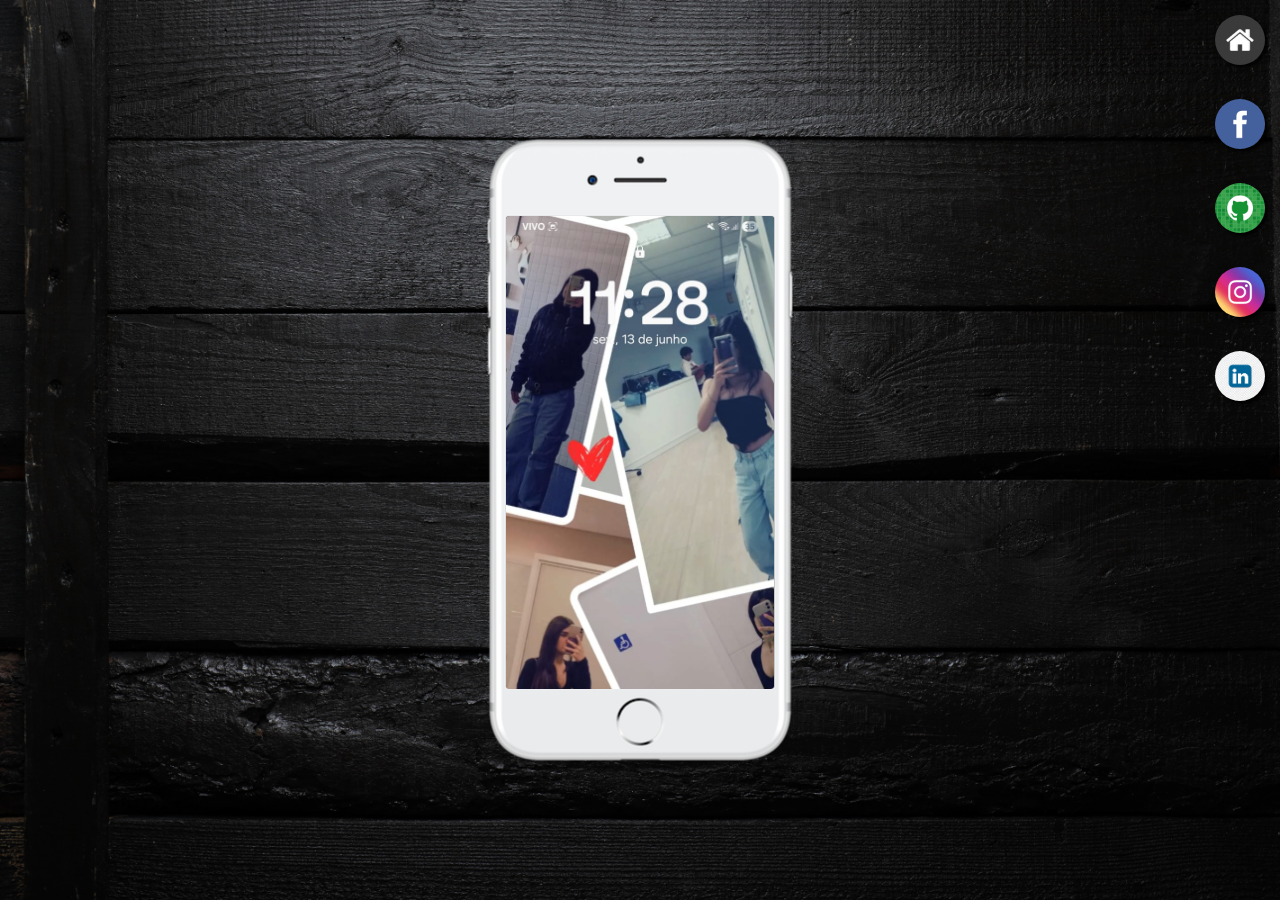
<file: index.html>
<!DOCTYPE html>
<html lang="en">
<head>
    <meta charset="UTF-8">
    <meta name="viewport" content="width=device-width, initial-scale=1.0">
    <title>Document</title>
    <link rel="stylesheet" href="principal.css">
</head>
<body>
    <main>
        <section id="celular">
            <img src="Imagens/frame-iphone.png" alt="">
            <iframe src="home001.html" name="tela"></iframe>
        </section>
        <section id="sociais">
            <a href="home001.html" target="tela"><img src="Imagens/logo-home.jpg" alt=""></a> <br>
            <a href="facebook.html" target="tela"><img src="Imagens/logo-facebook.jpg"></a> <br>
            <a href="github.html" target="tela"><img src="Imagens/logo-github.jpg" alt=""></a> <br>
            <a href="instagram.html" target="tela"><img src="Imagens/logo-instagram.jpg" alt=""></a> <br>
            <a href="linkedin.html" target="tela"><img src="Imagens/Linkedin-logo.jpg" alt=""></a> <br>
        </section>
    </main>
    <footer>
        
    </footer>
</body>
</html>
</file>
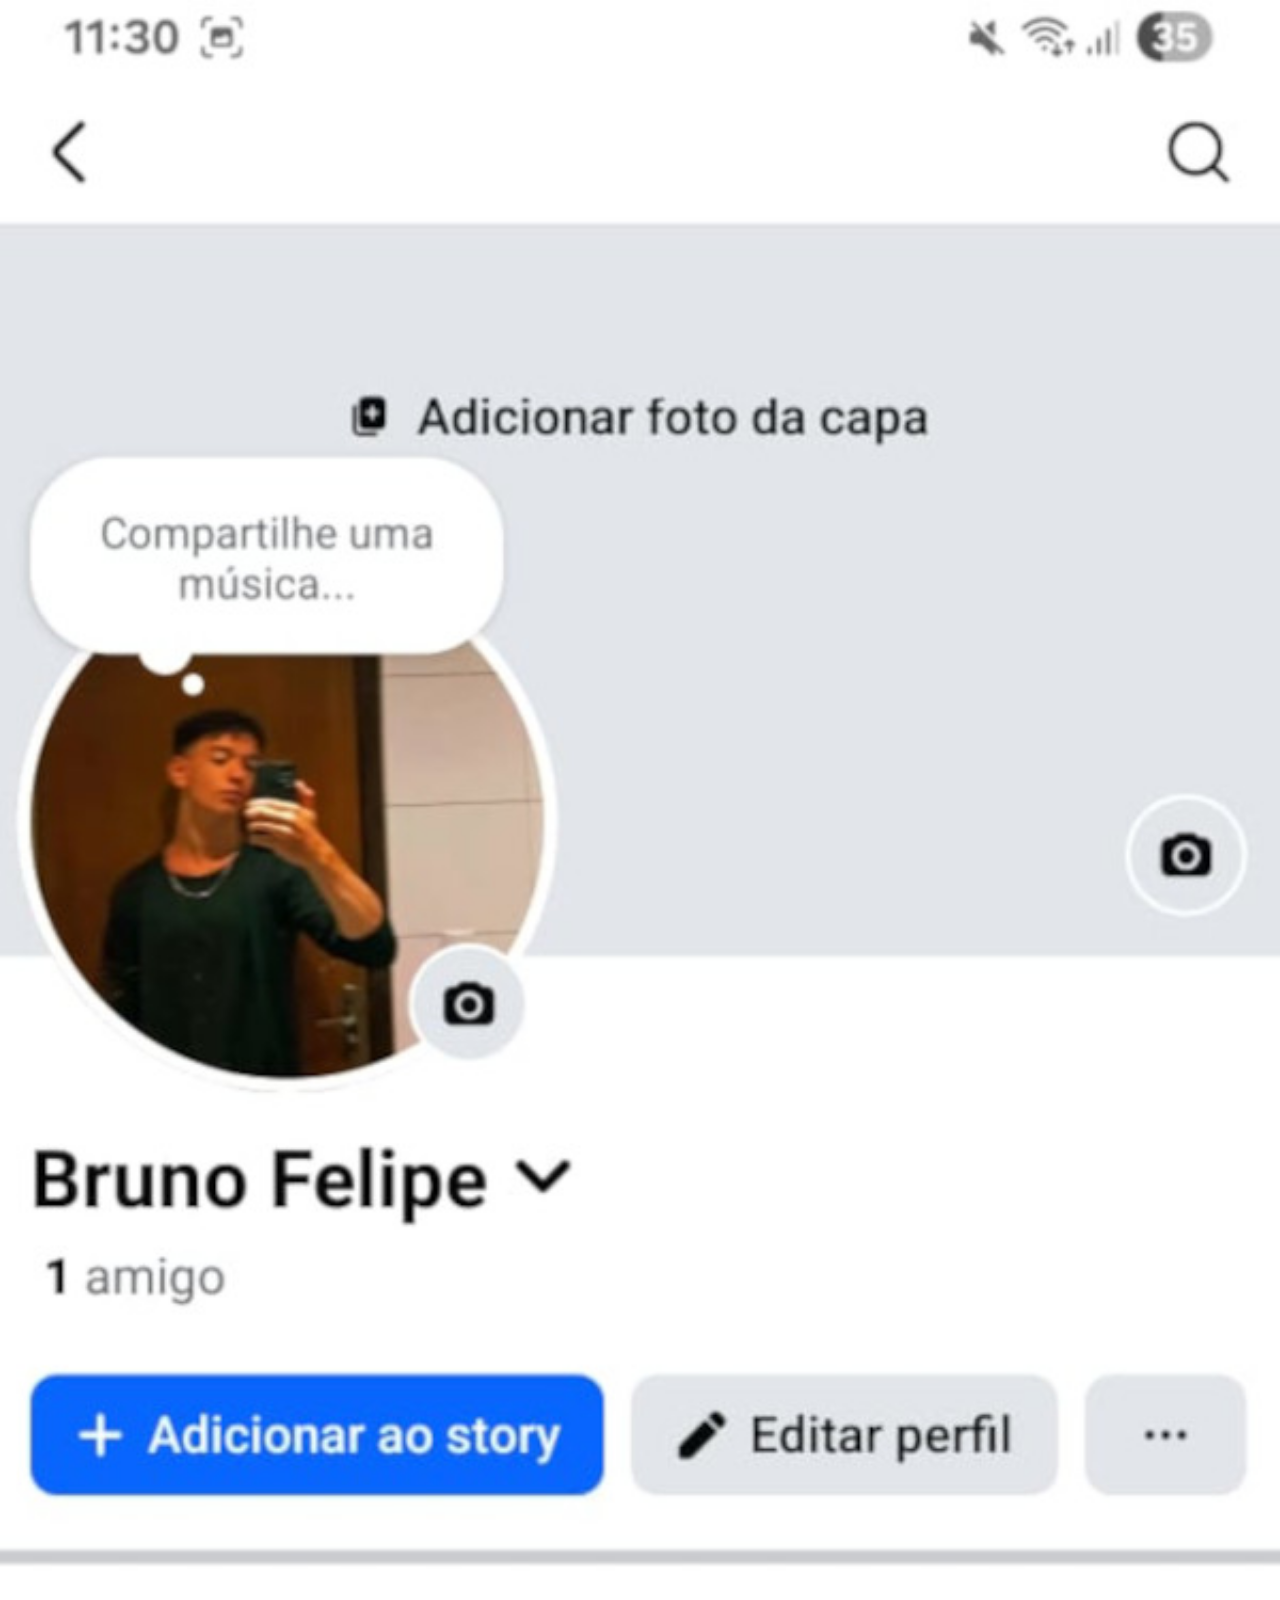
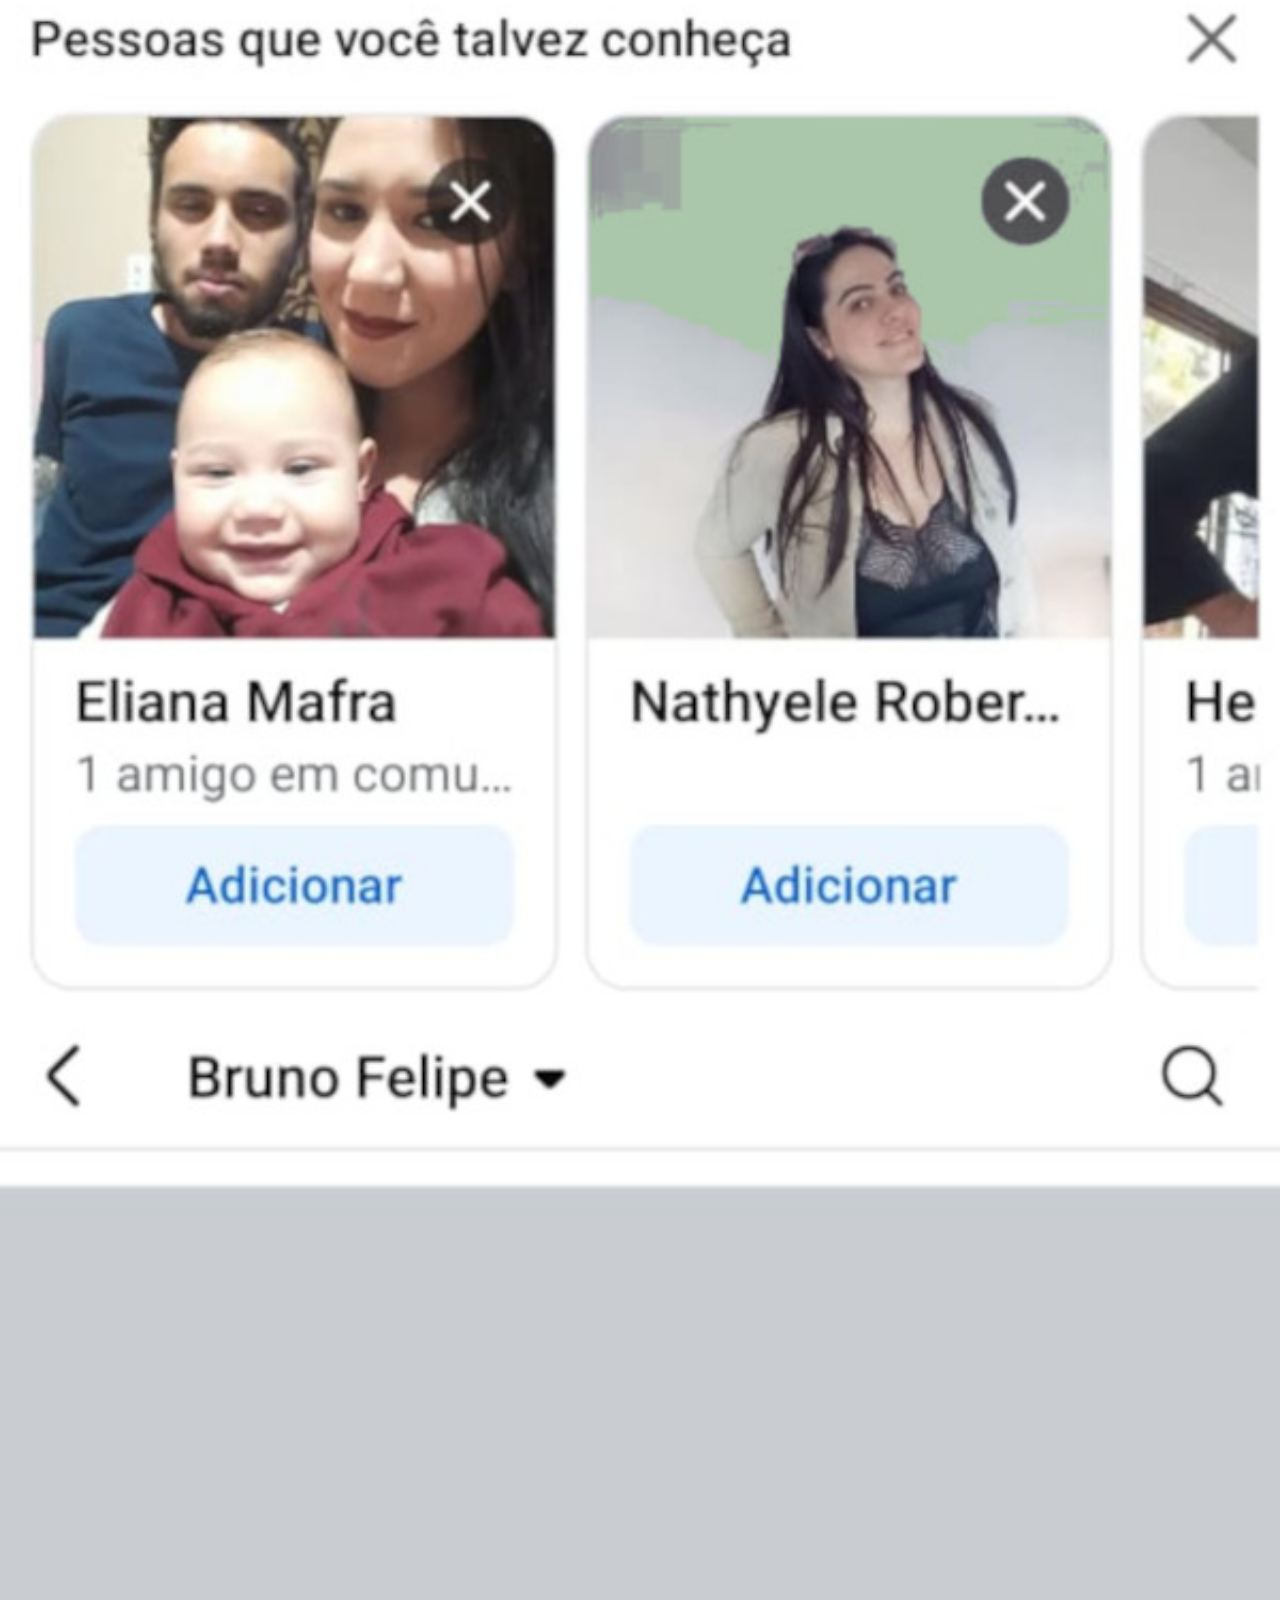
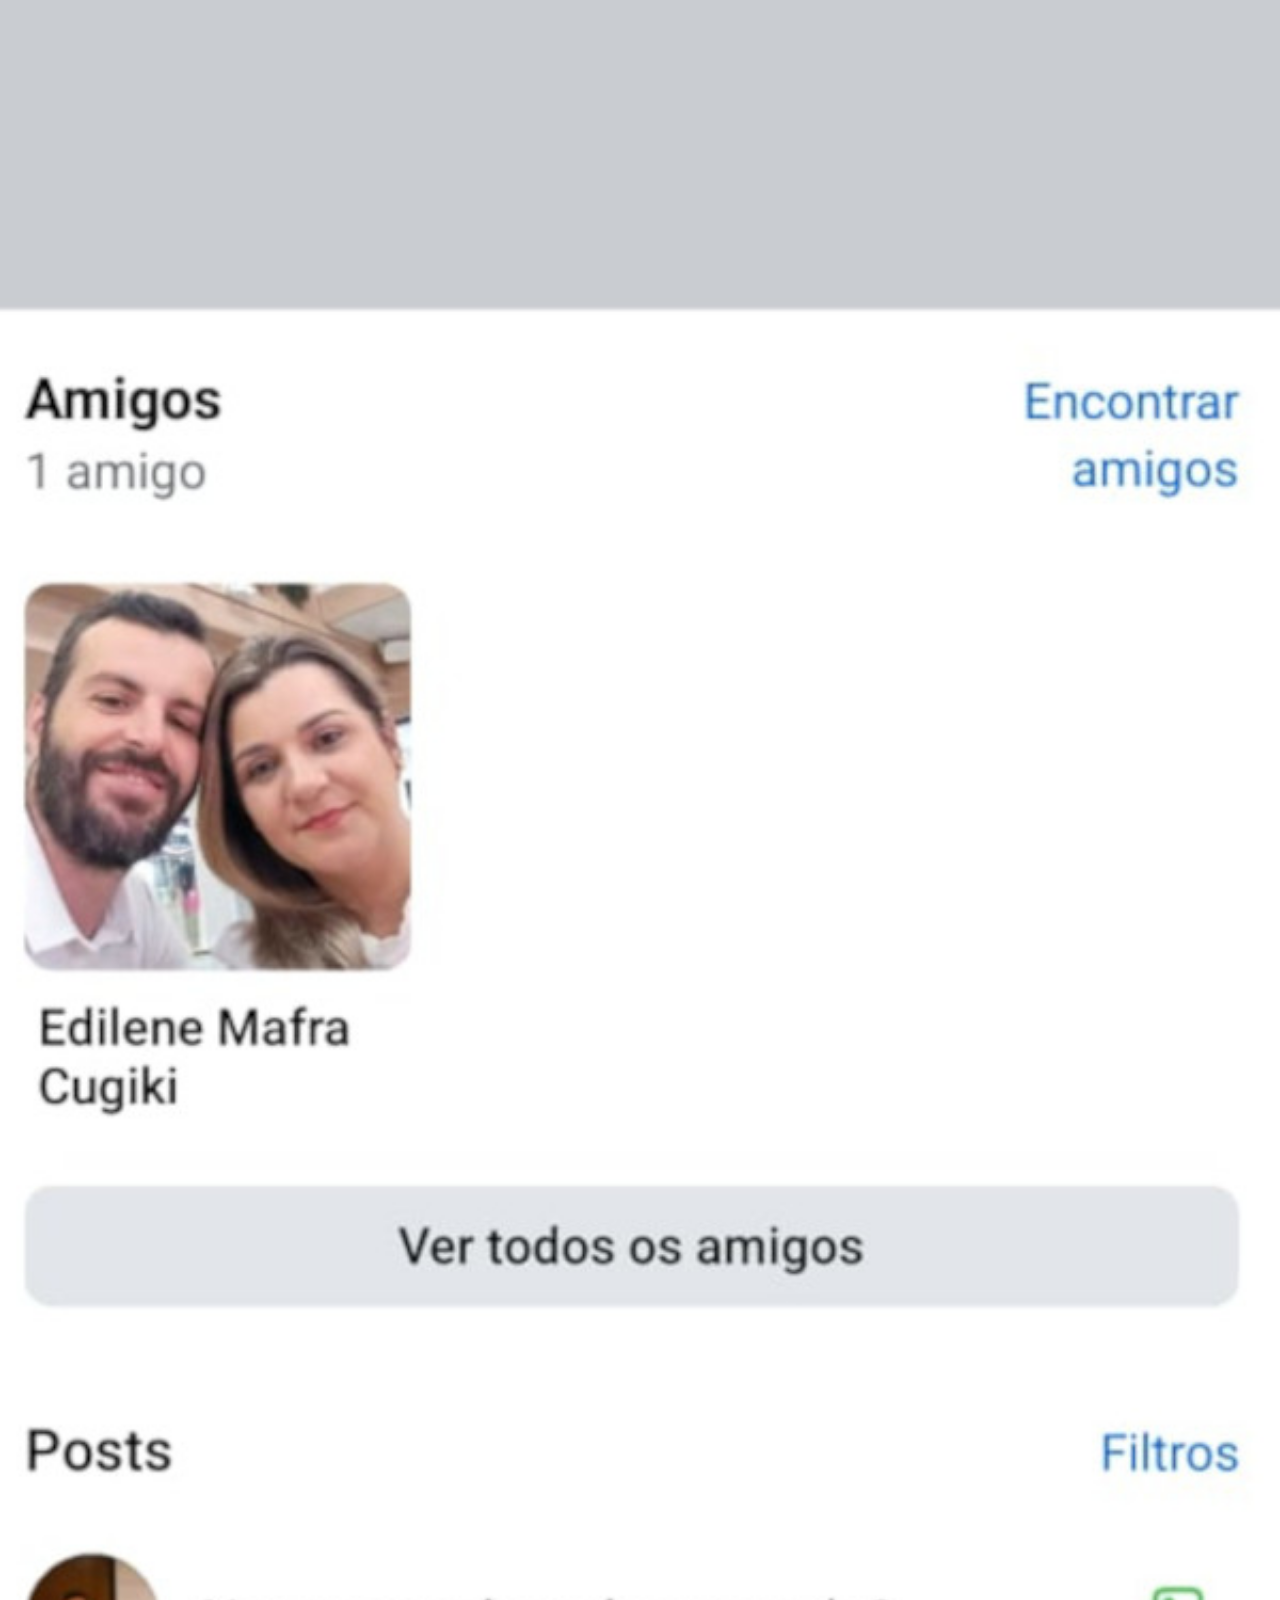
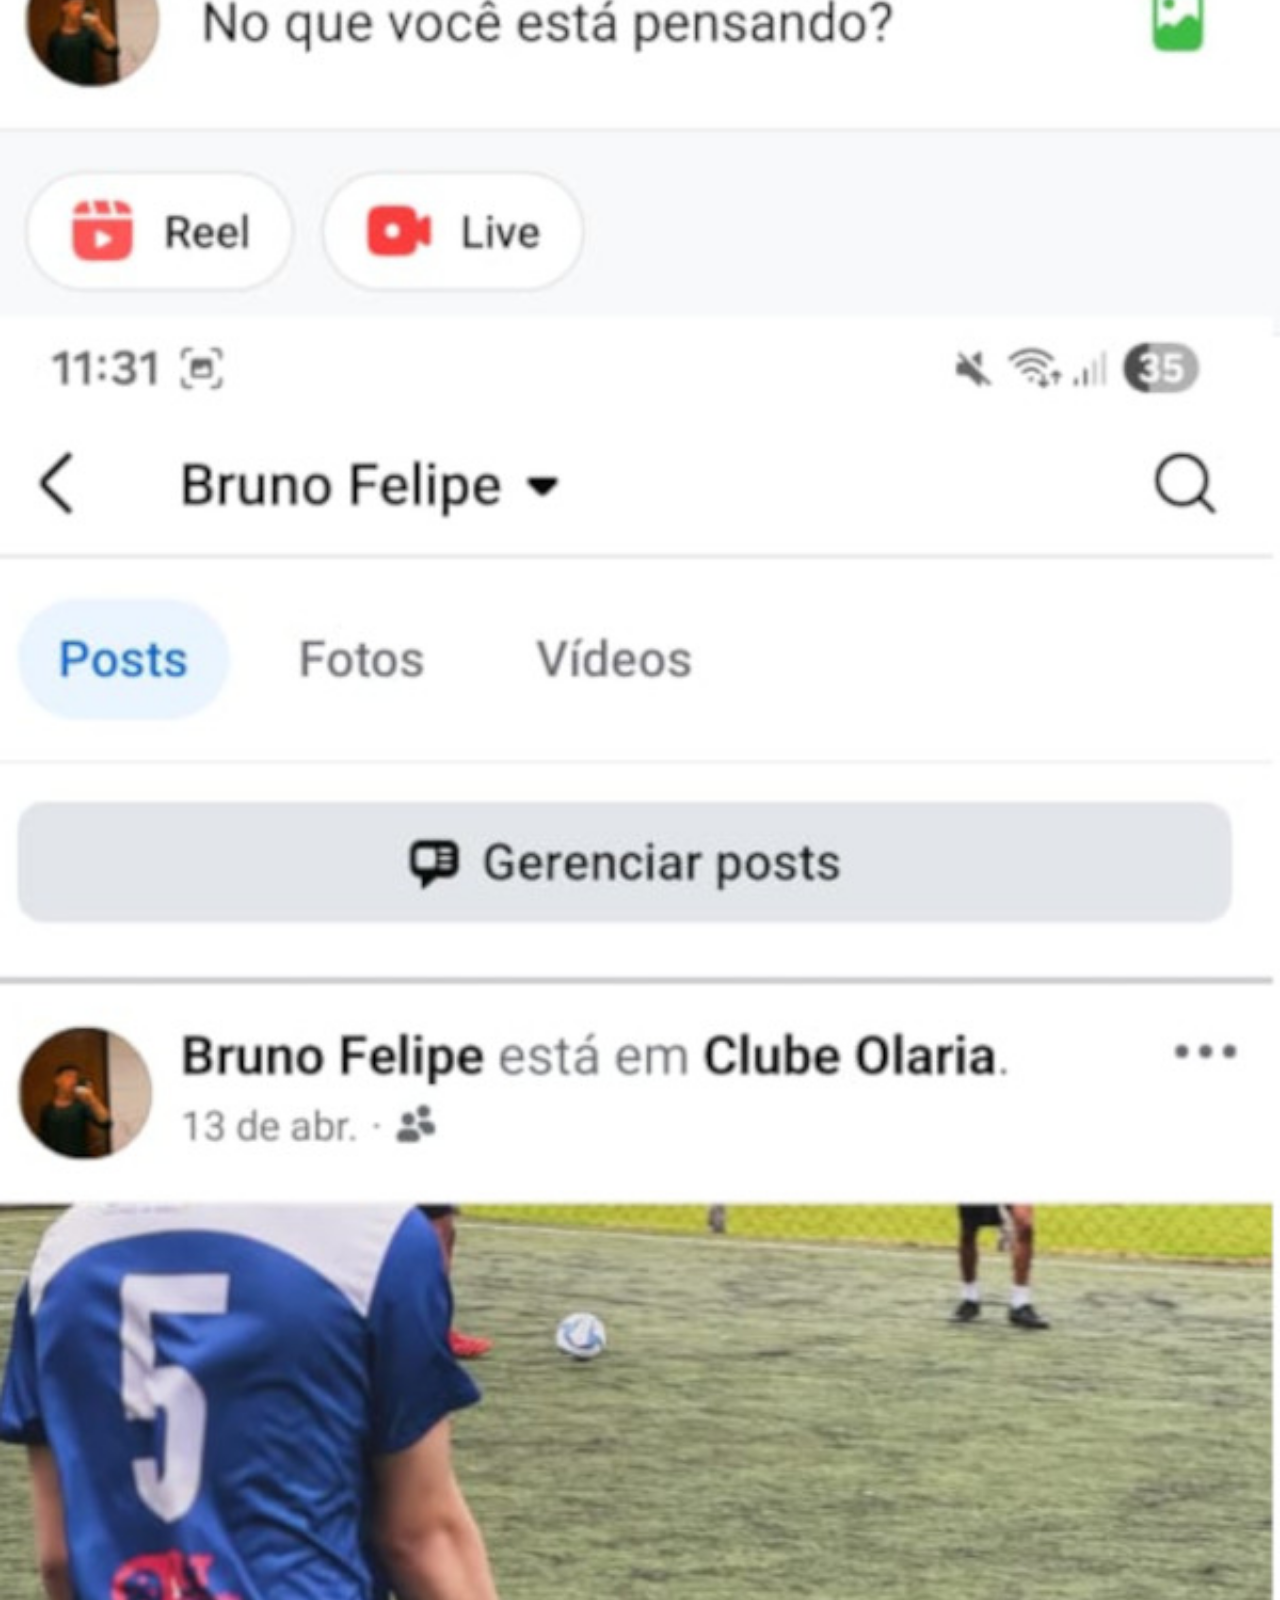
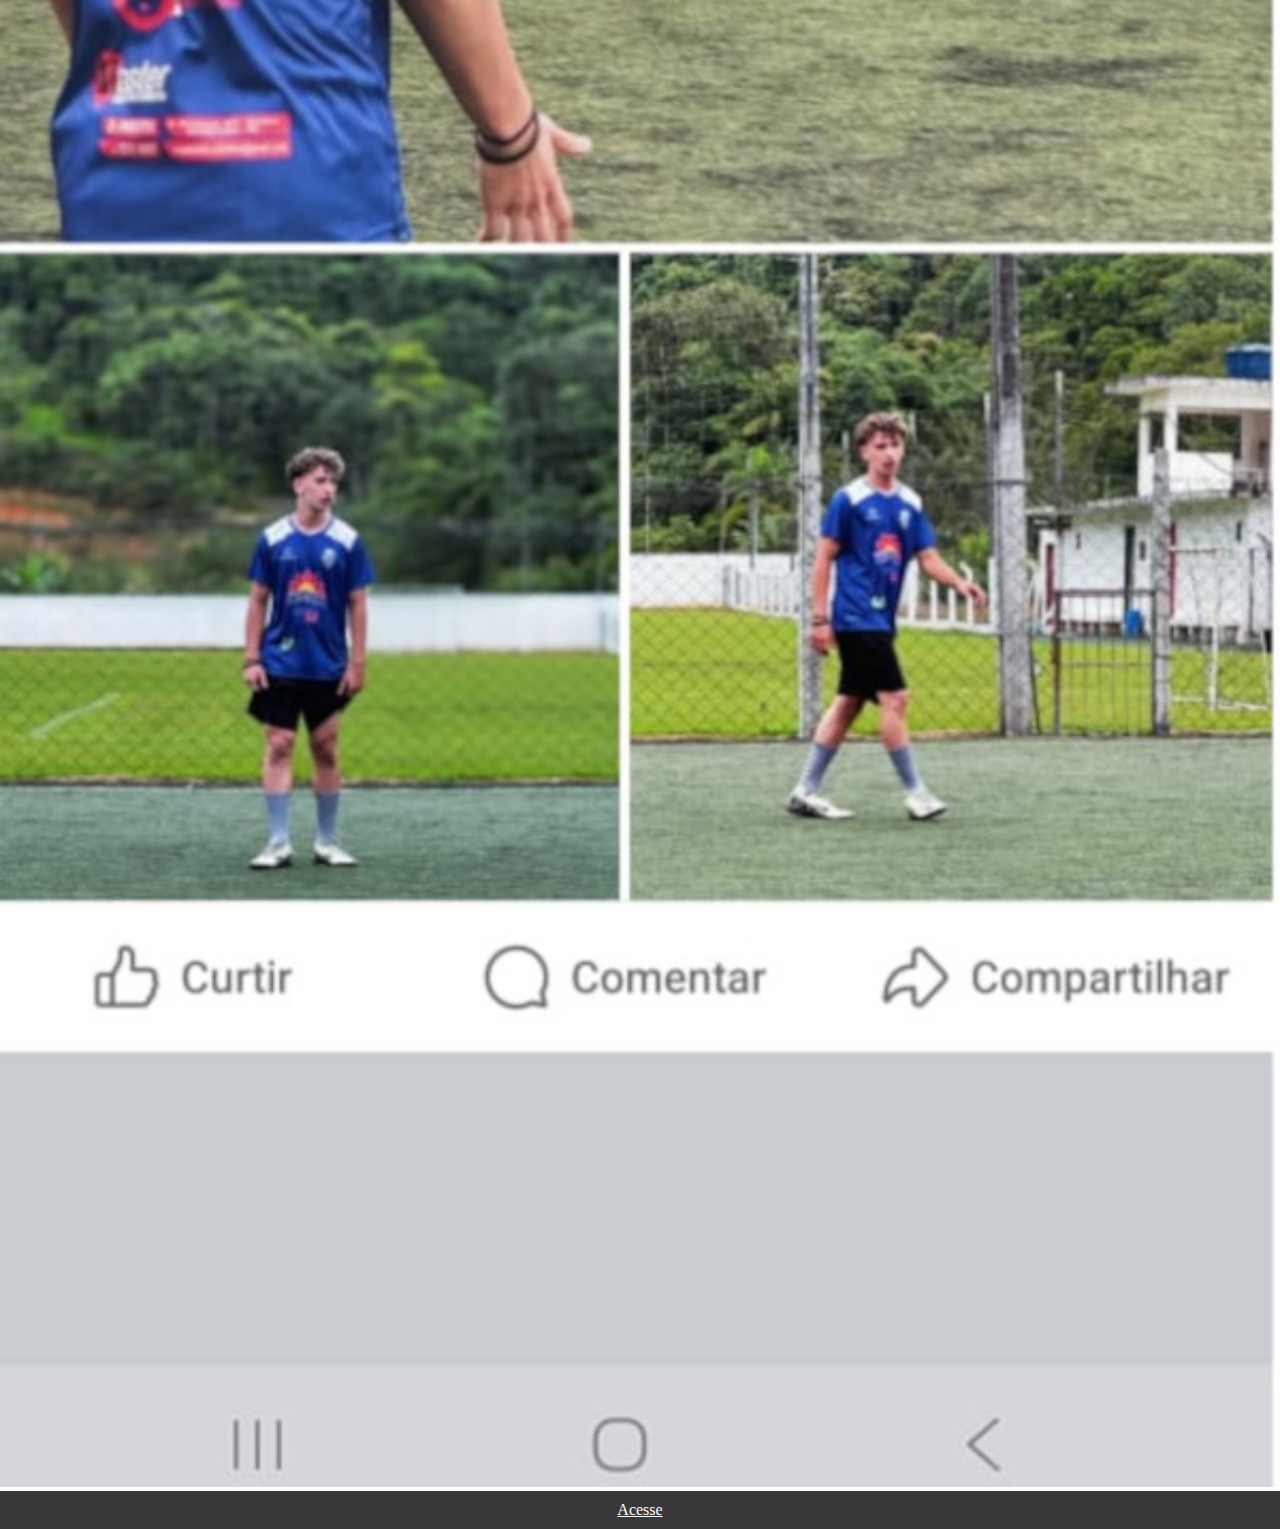
<file: facebook.html>
<!DOCTYPE html>
<html lang="pt-br">
<head>
    <meta charset="UTF-8">
    <meta name="viewport" content="width=device-width, initial-scale=1.0">
    <title>Facebook</title>
    
    <link rel="stylesheet" href="social.css">
</head>
<body>
    <img src="Imagens/facebook.jpg" alt="">
    <a href="https://www.facebook.com/profile.php?id=61558411697578" target="_blank">Acesse</a>
</body>
</html>
</file>
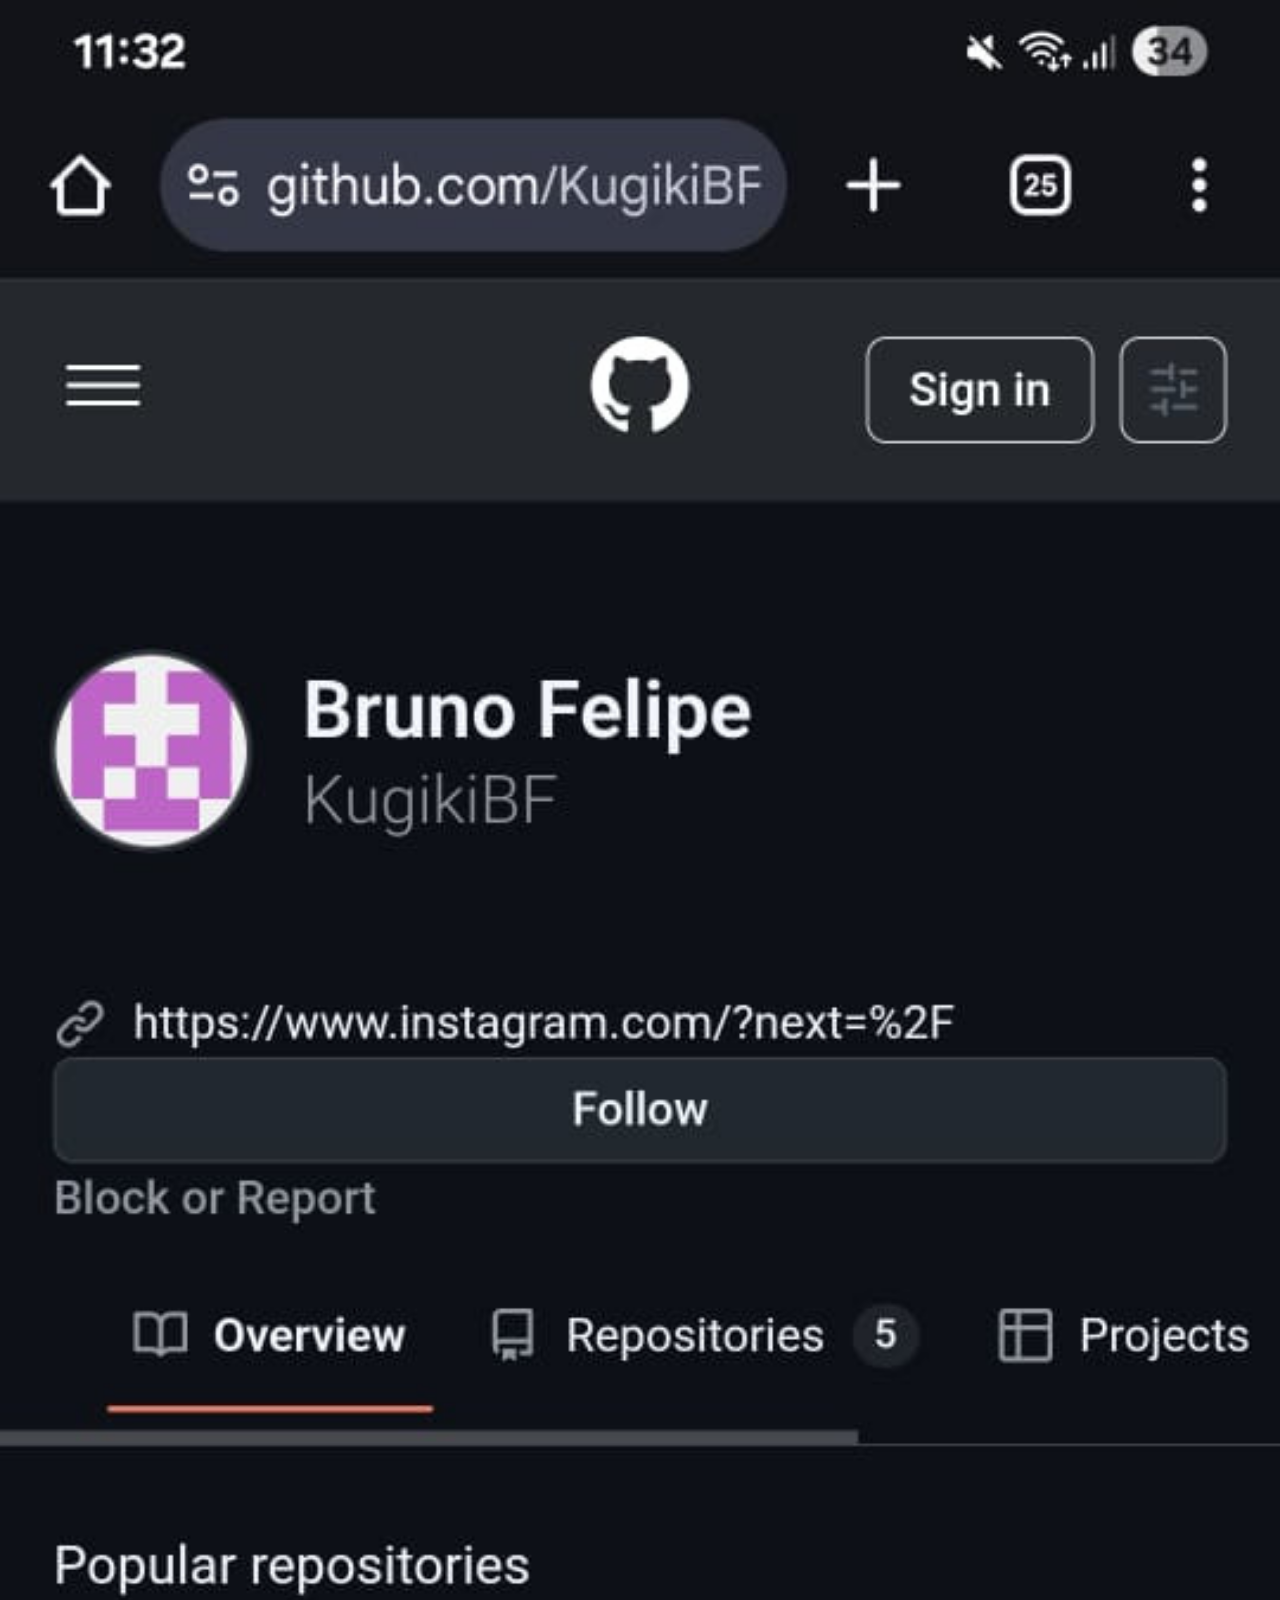
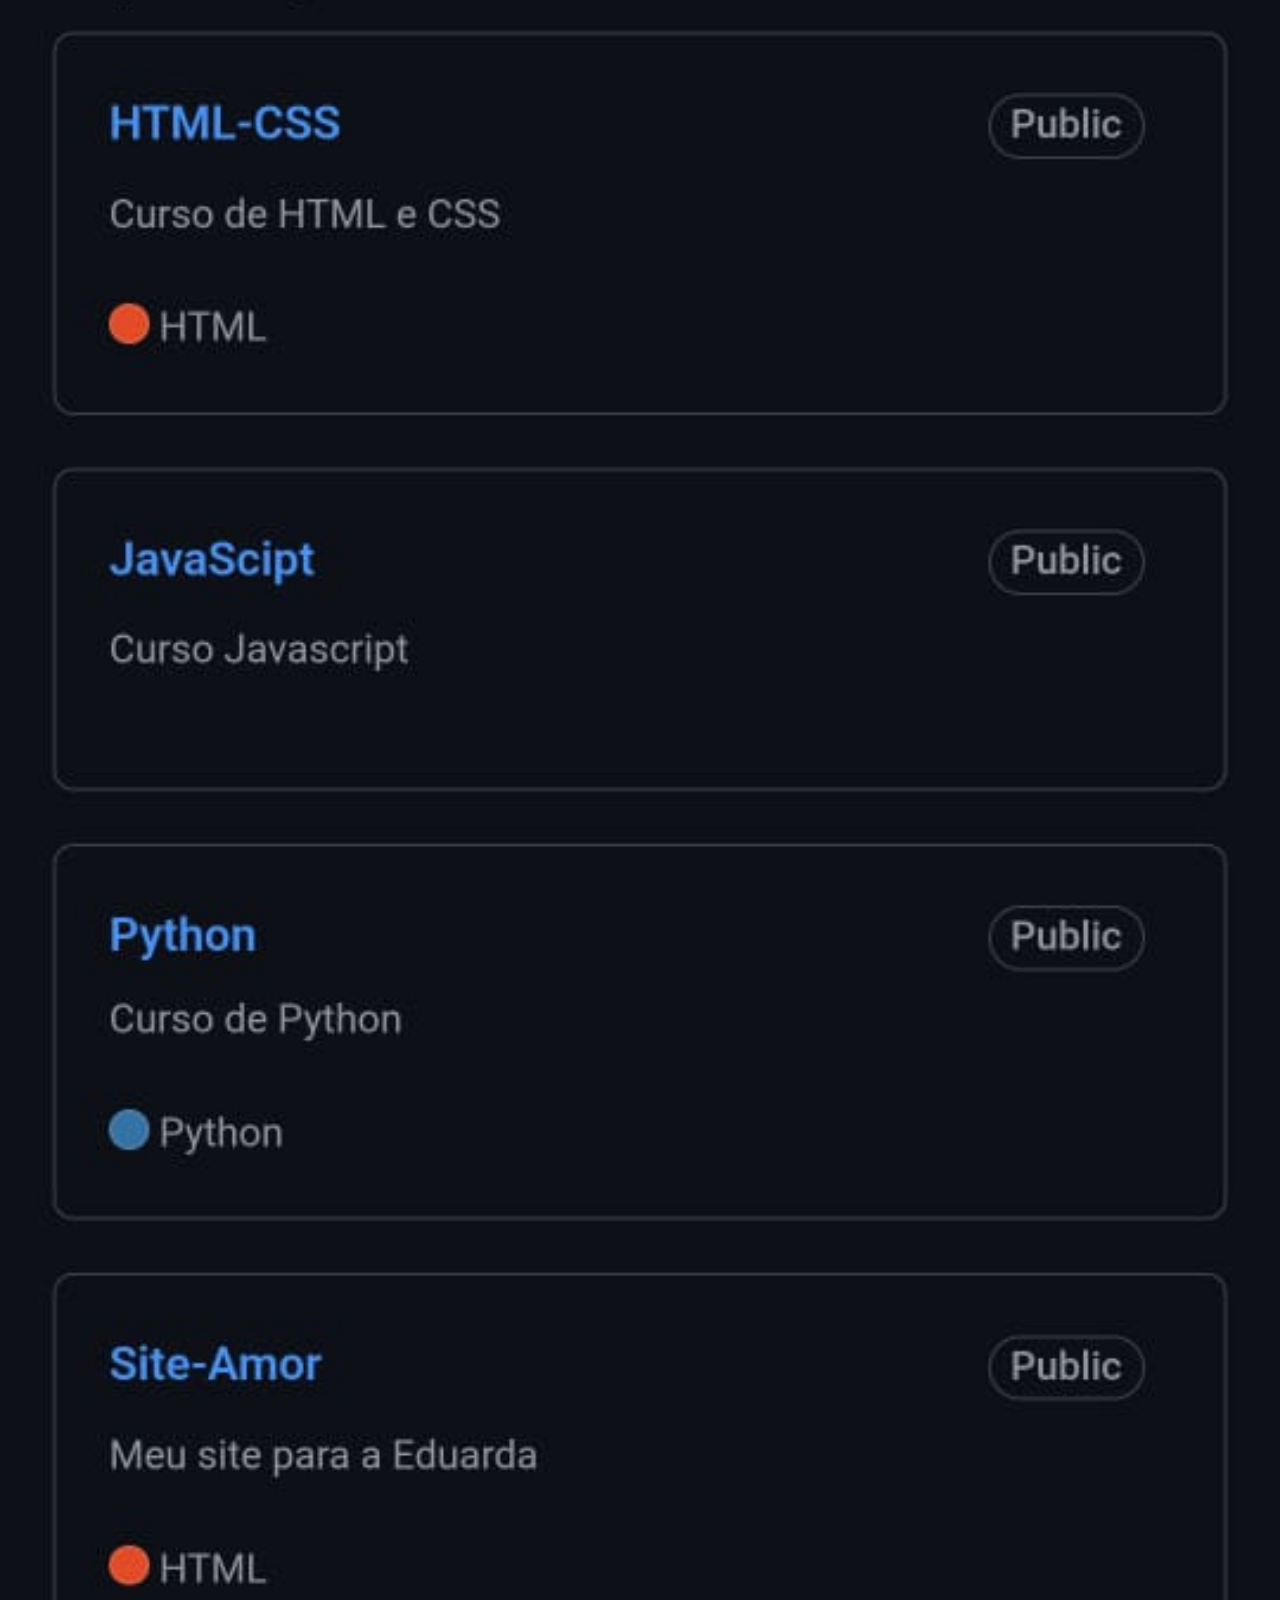
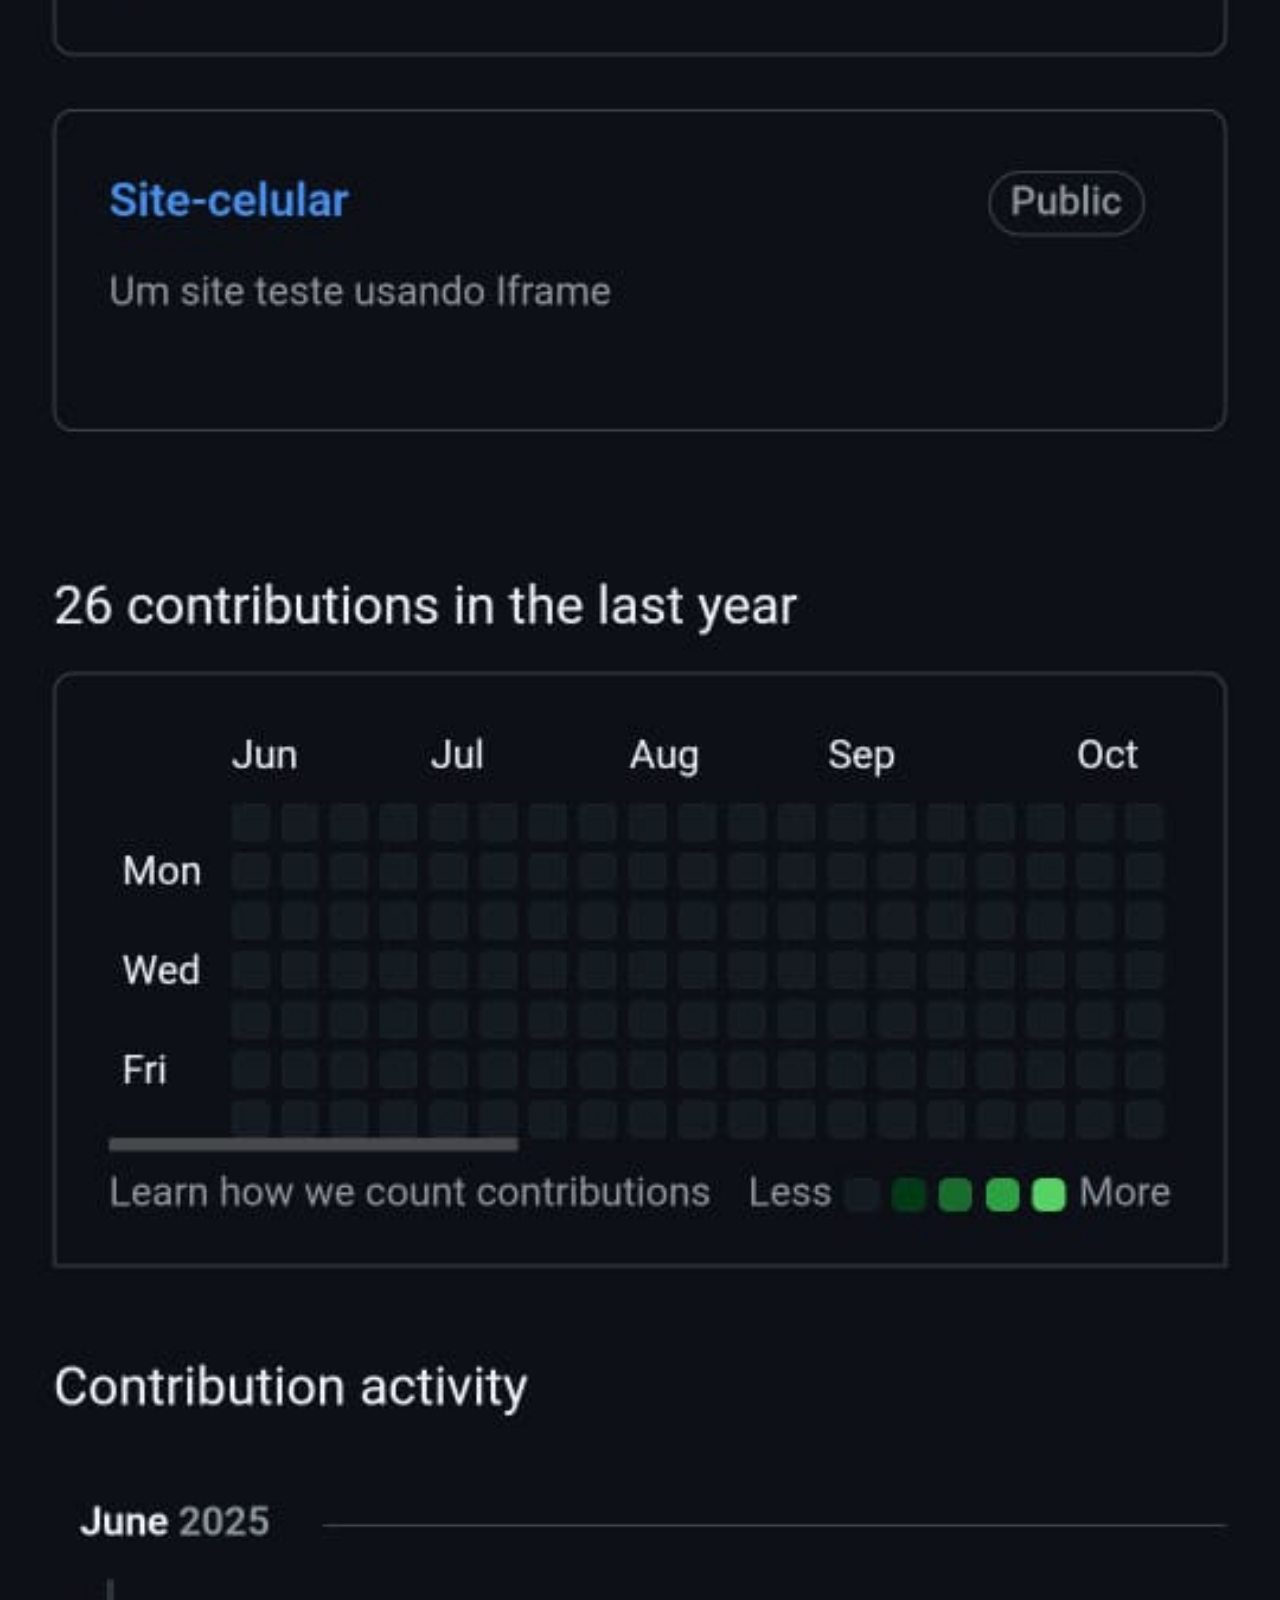
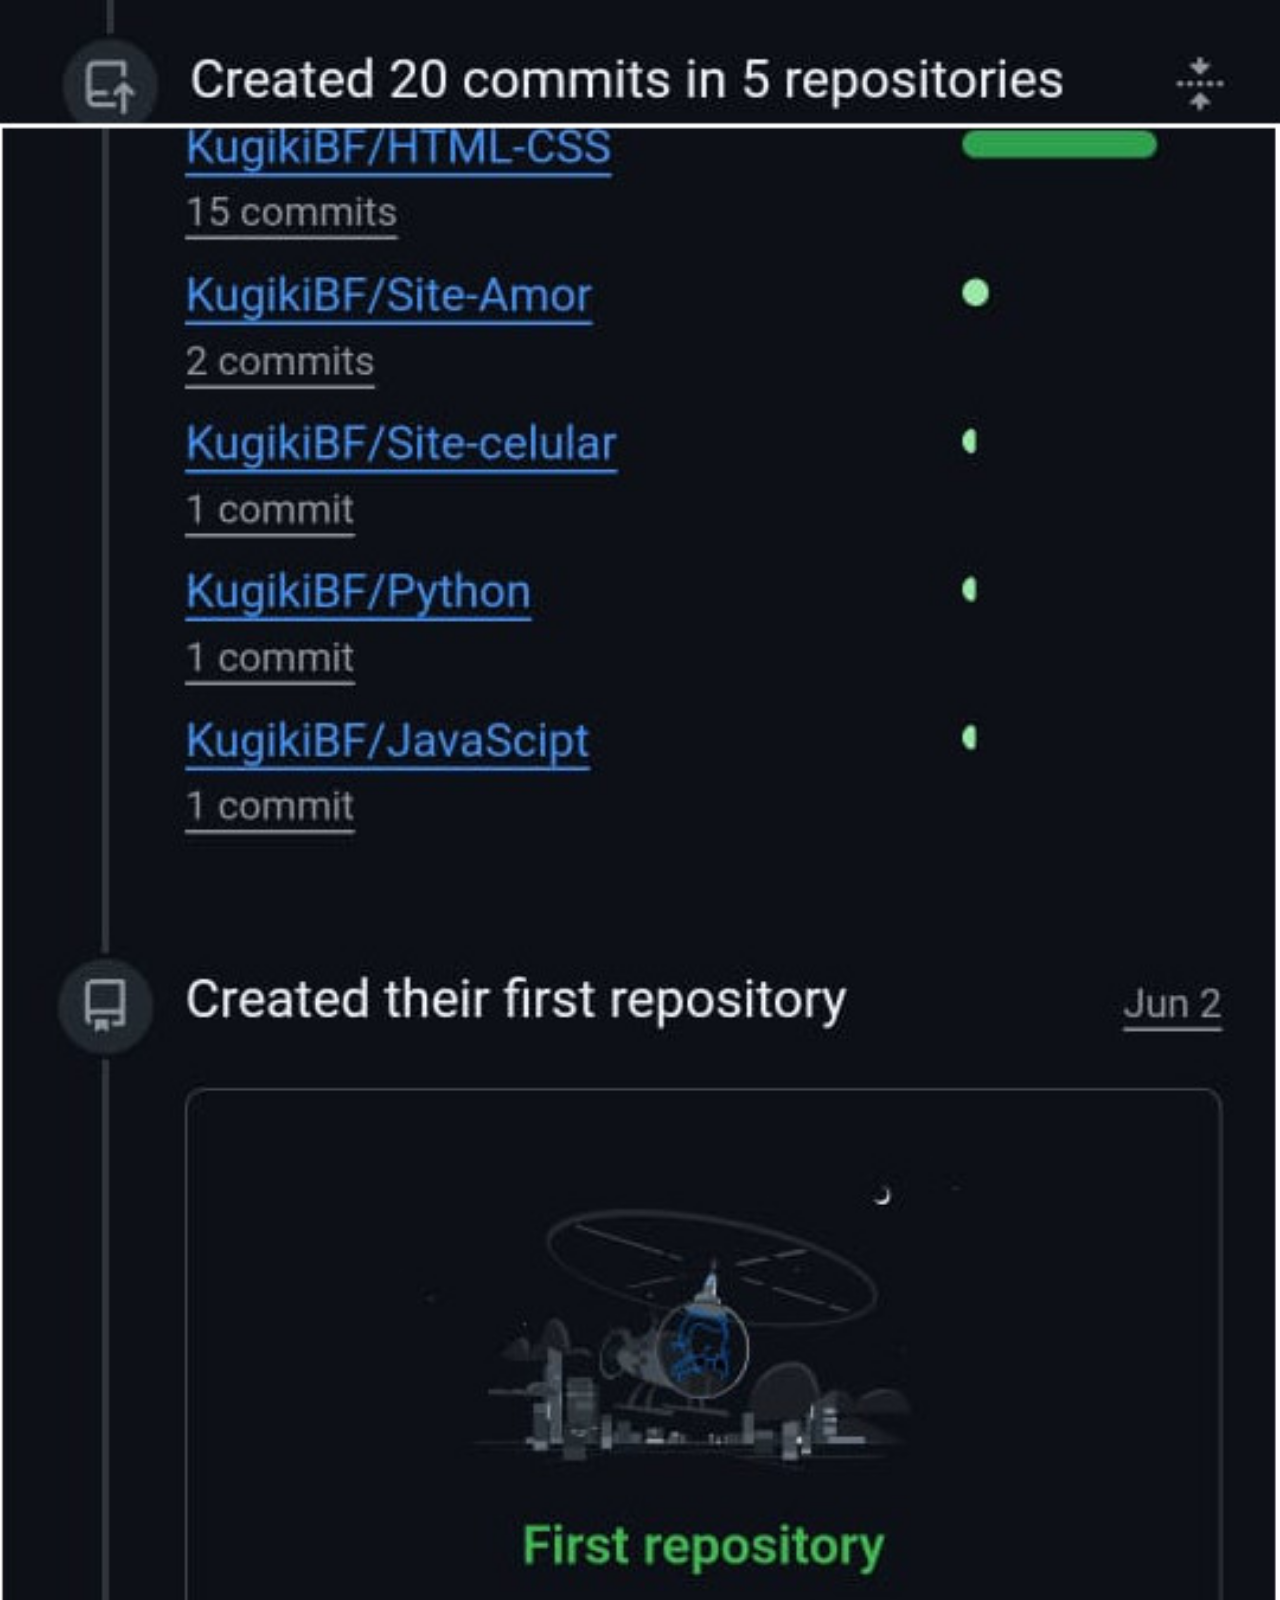
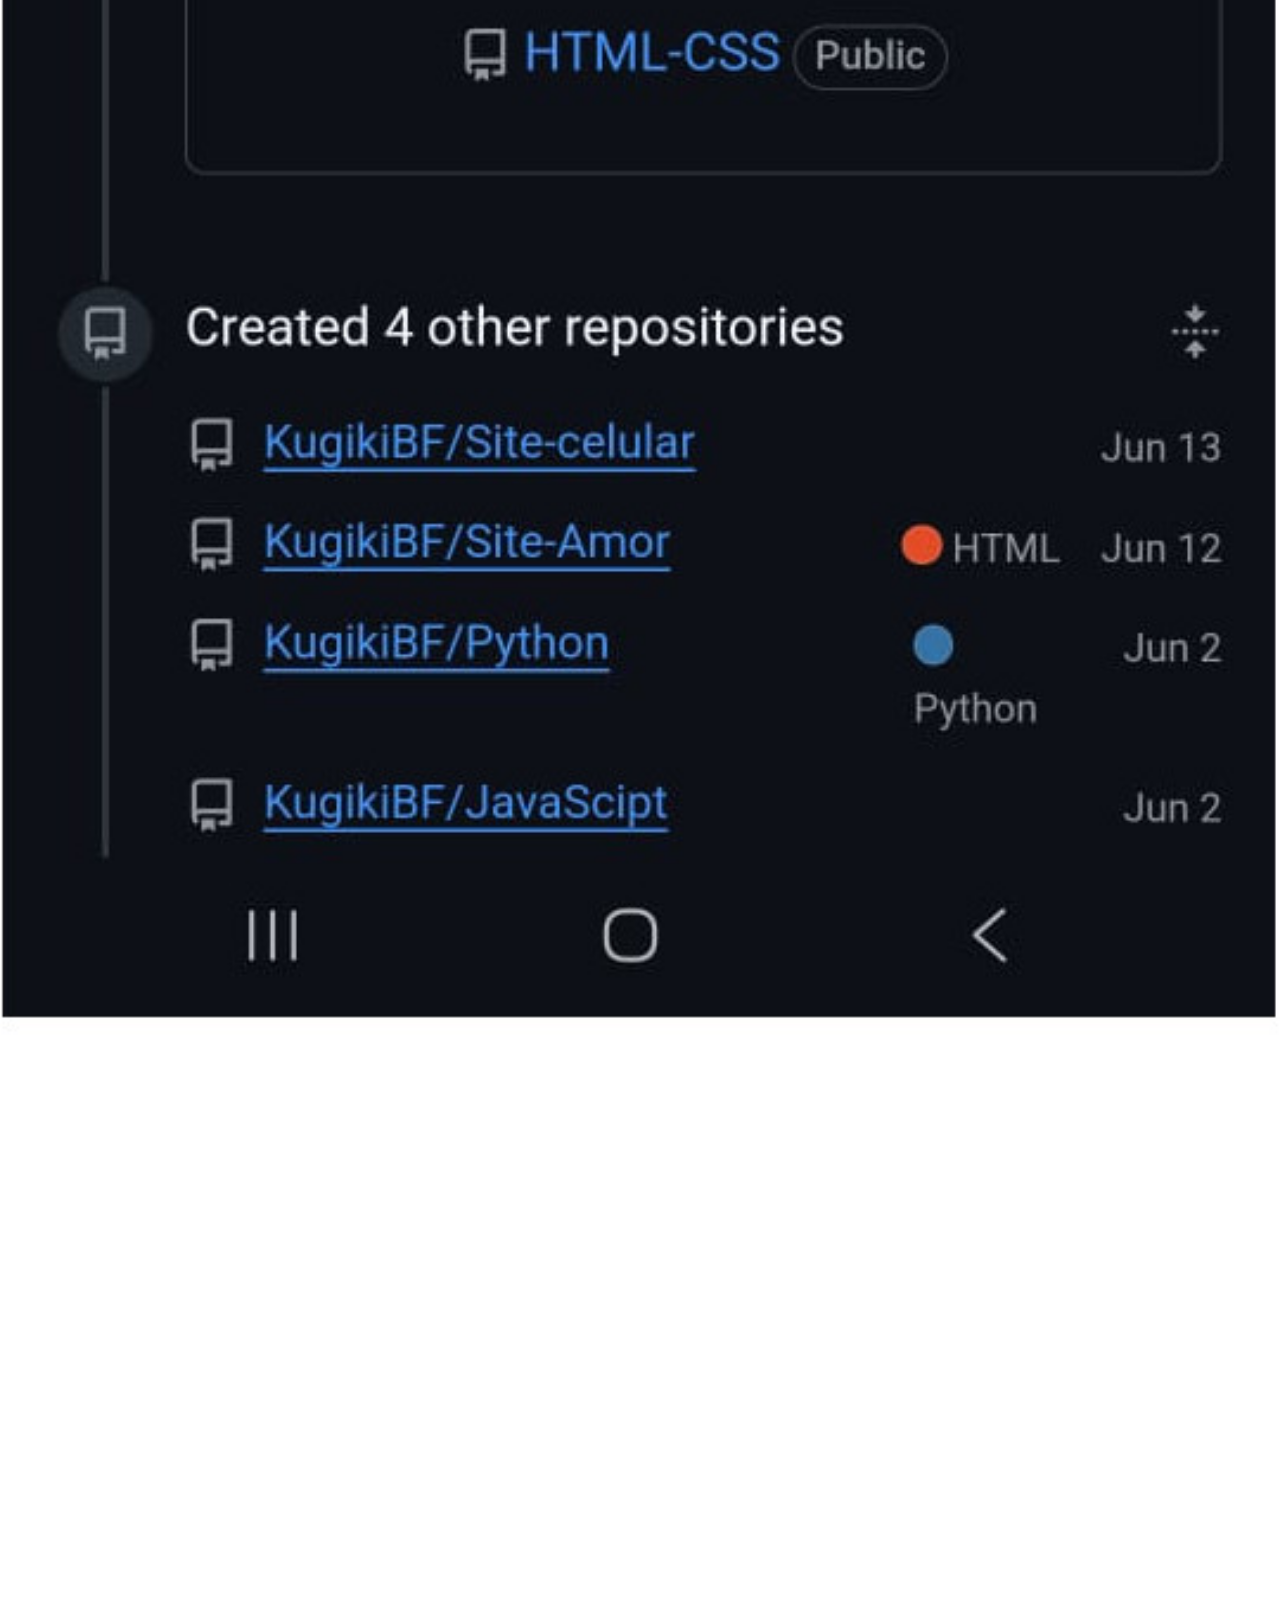
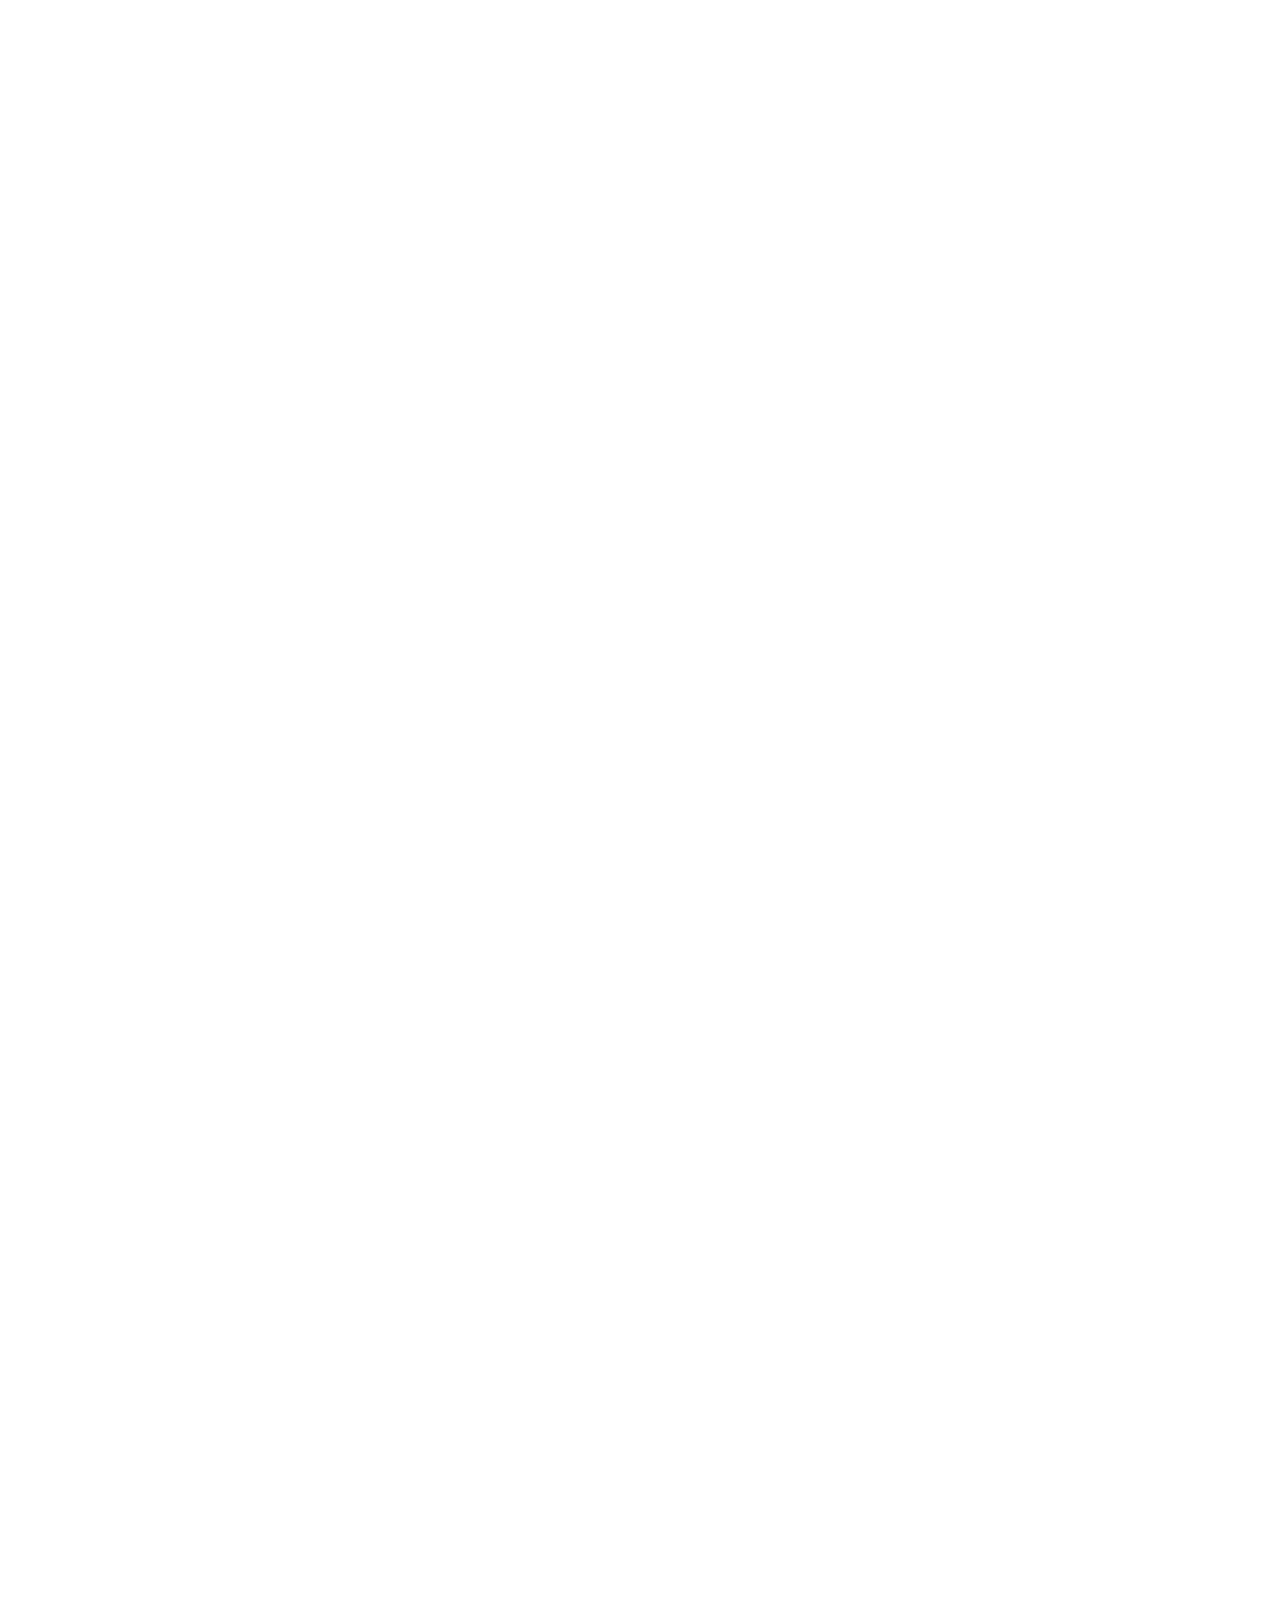
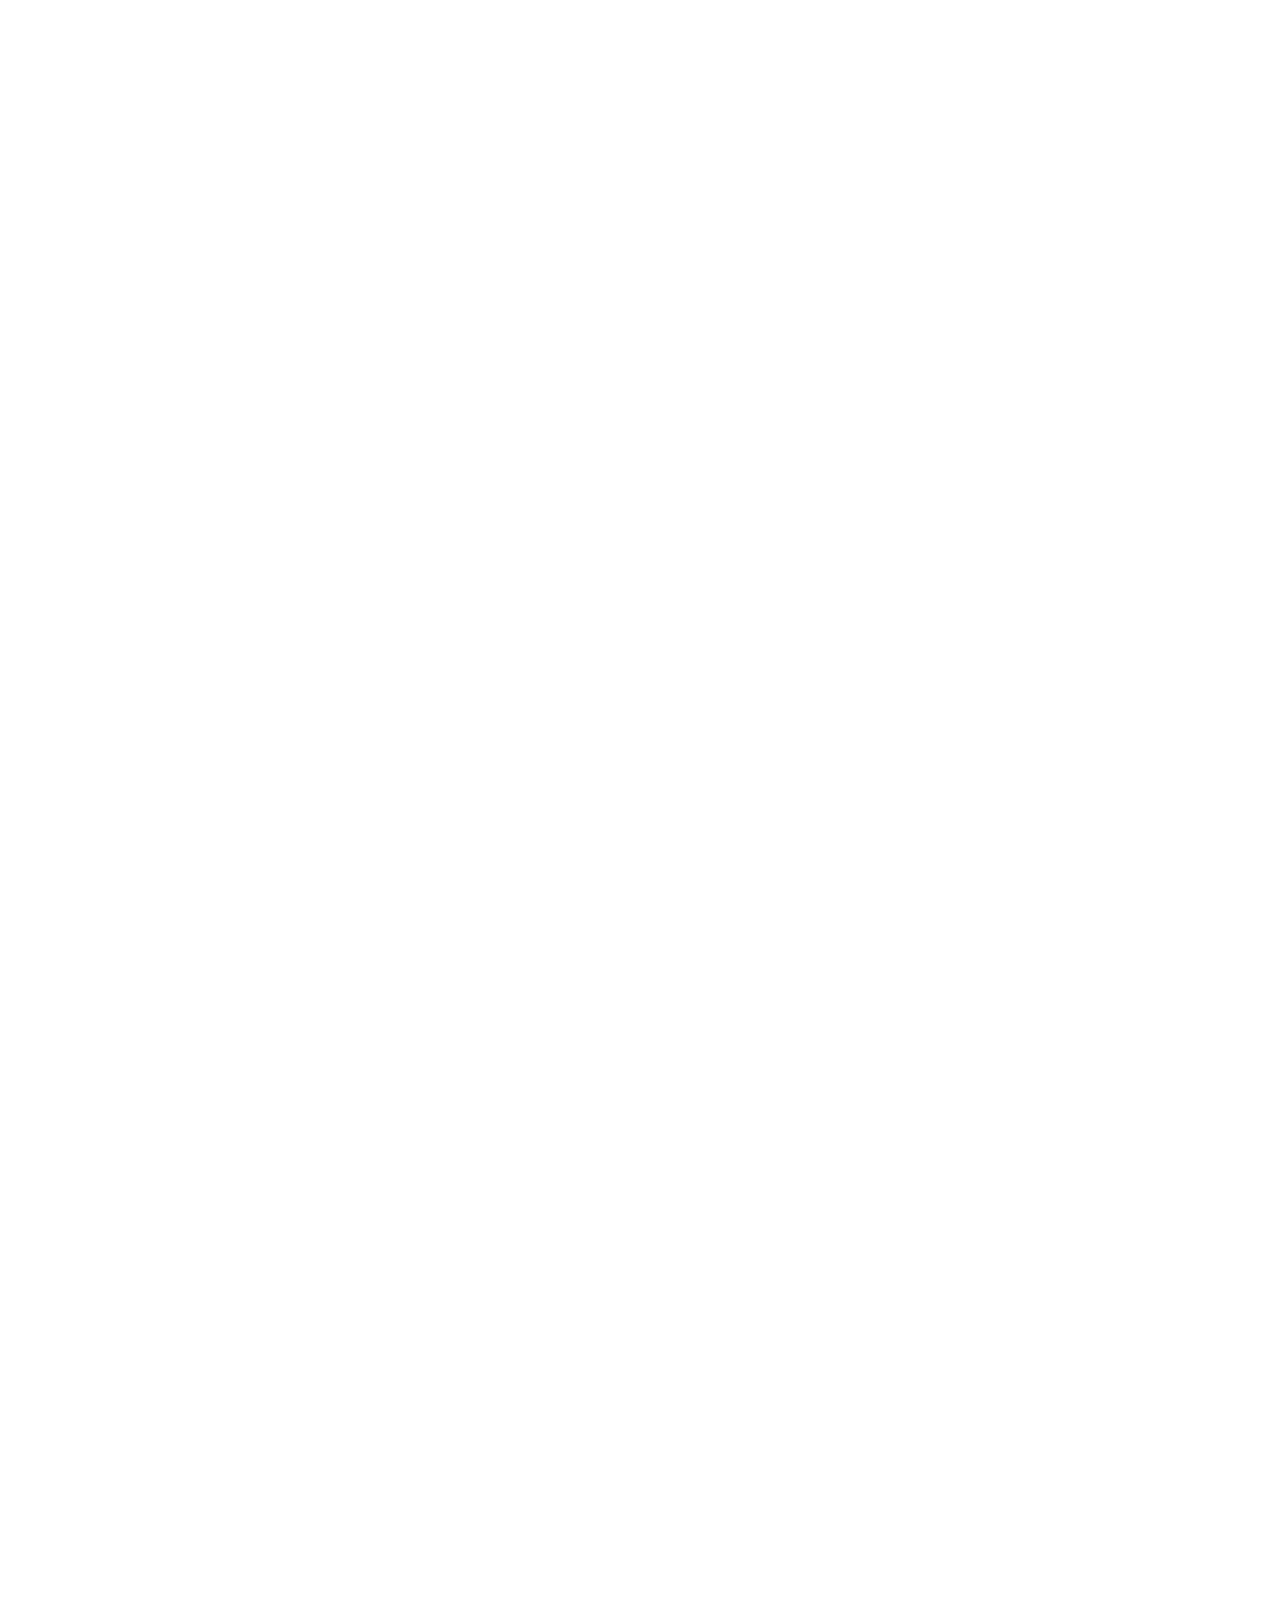
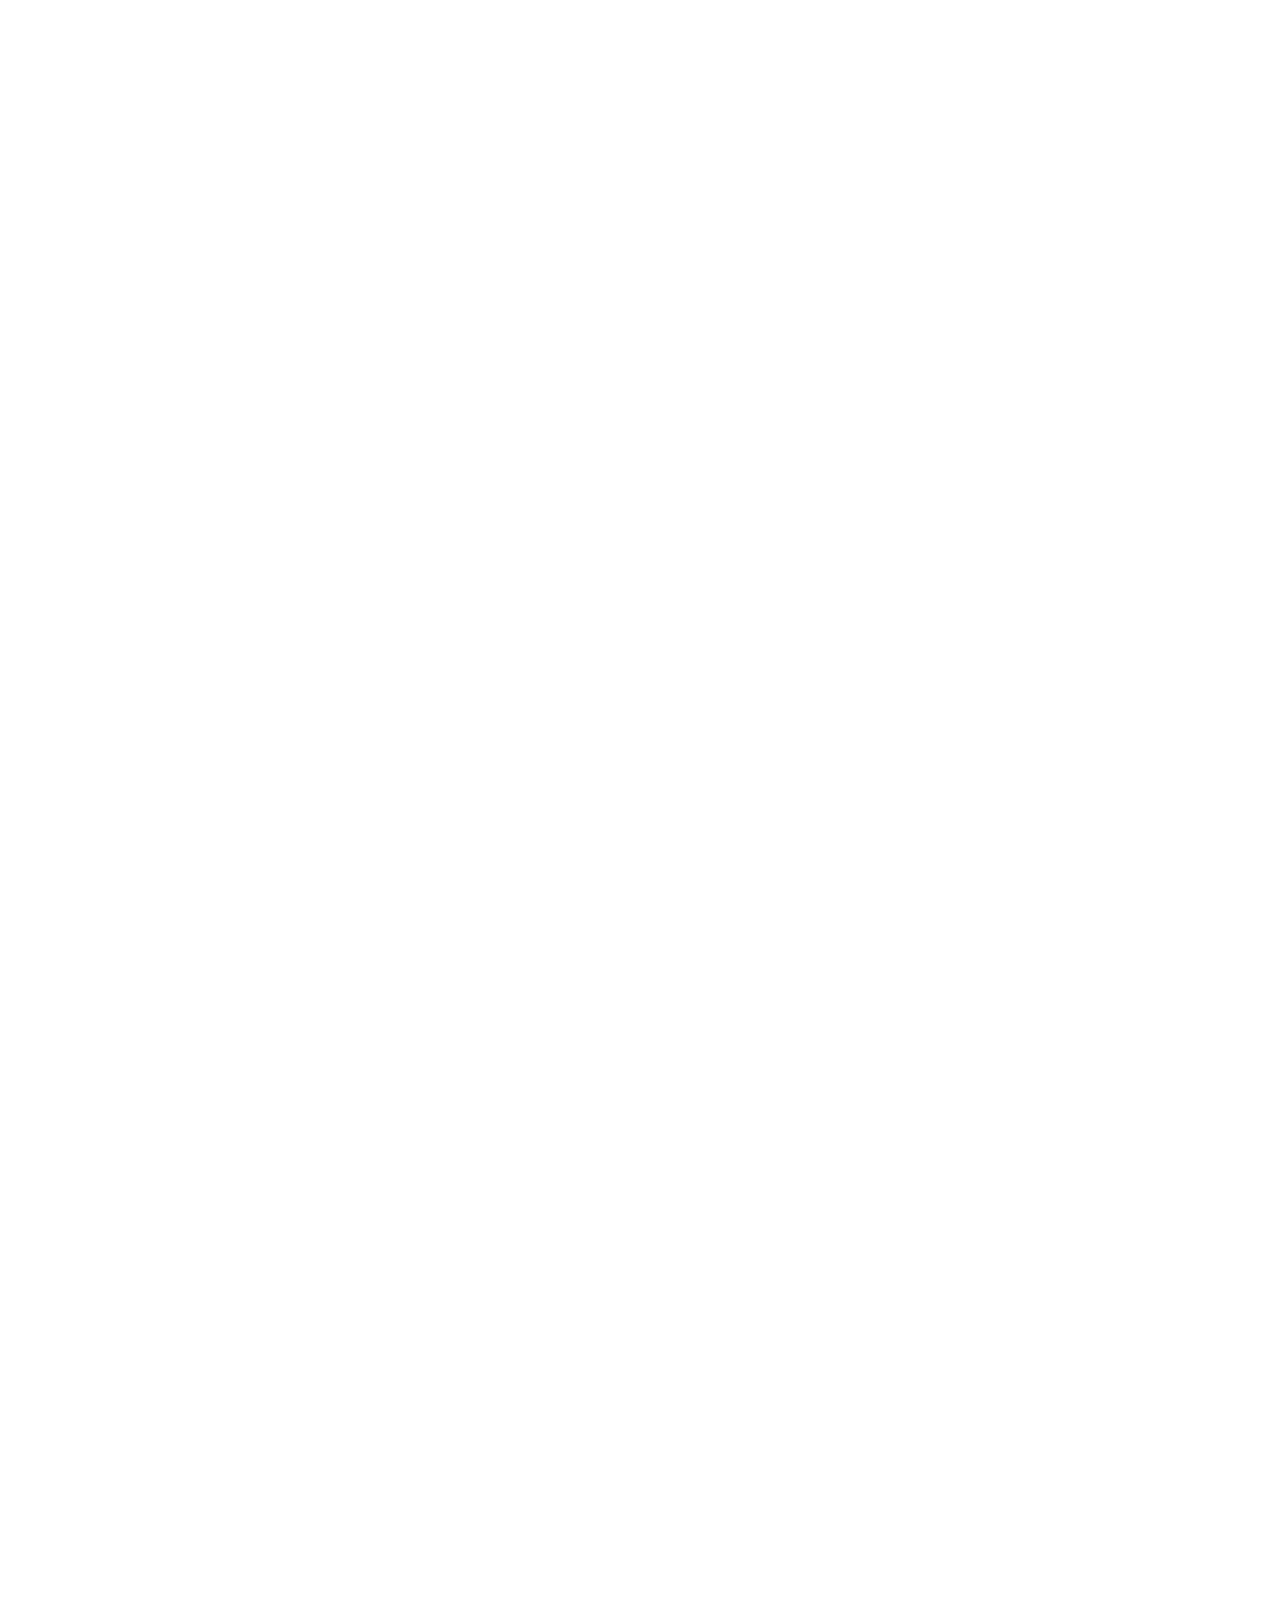
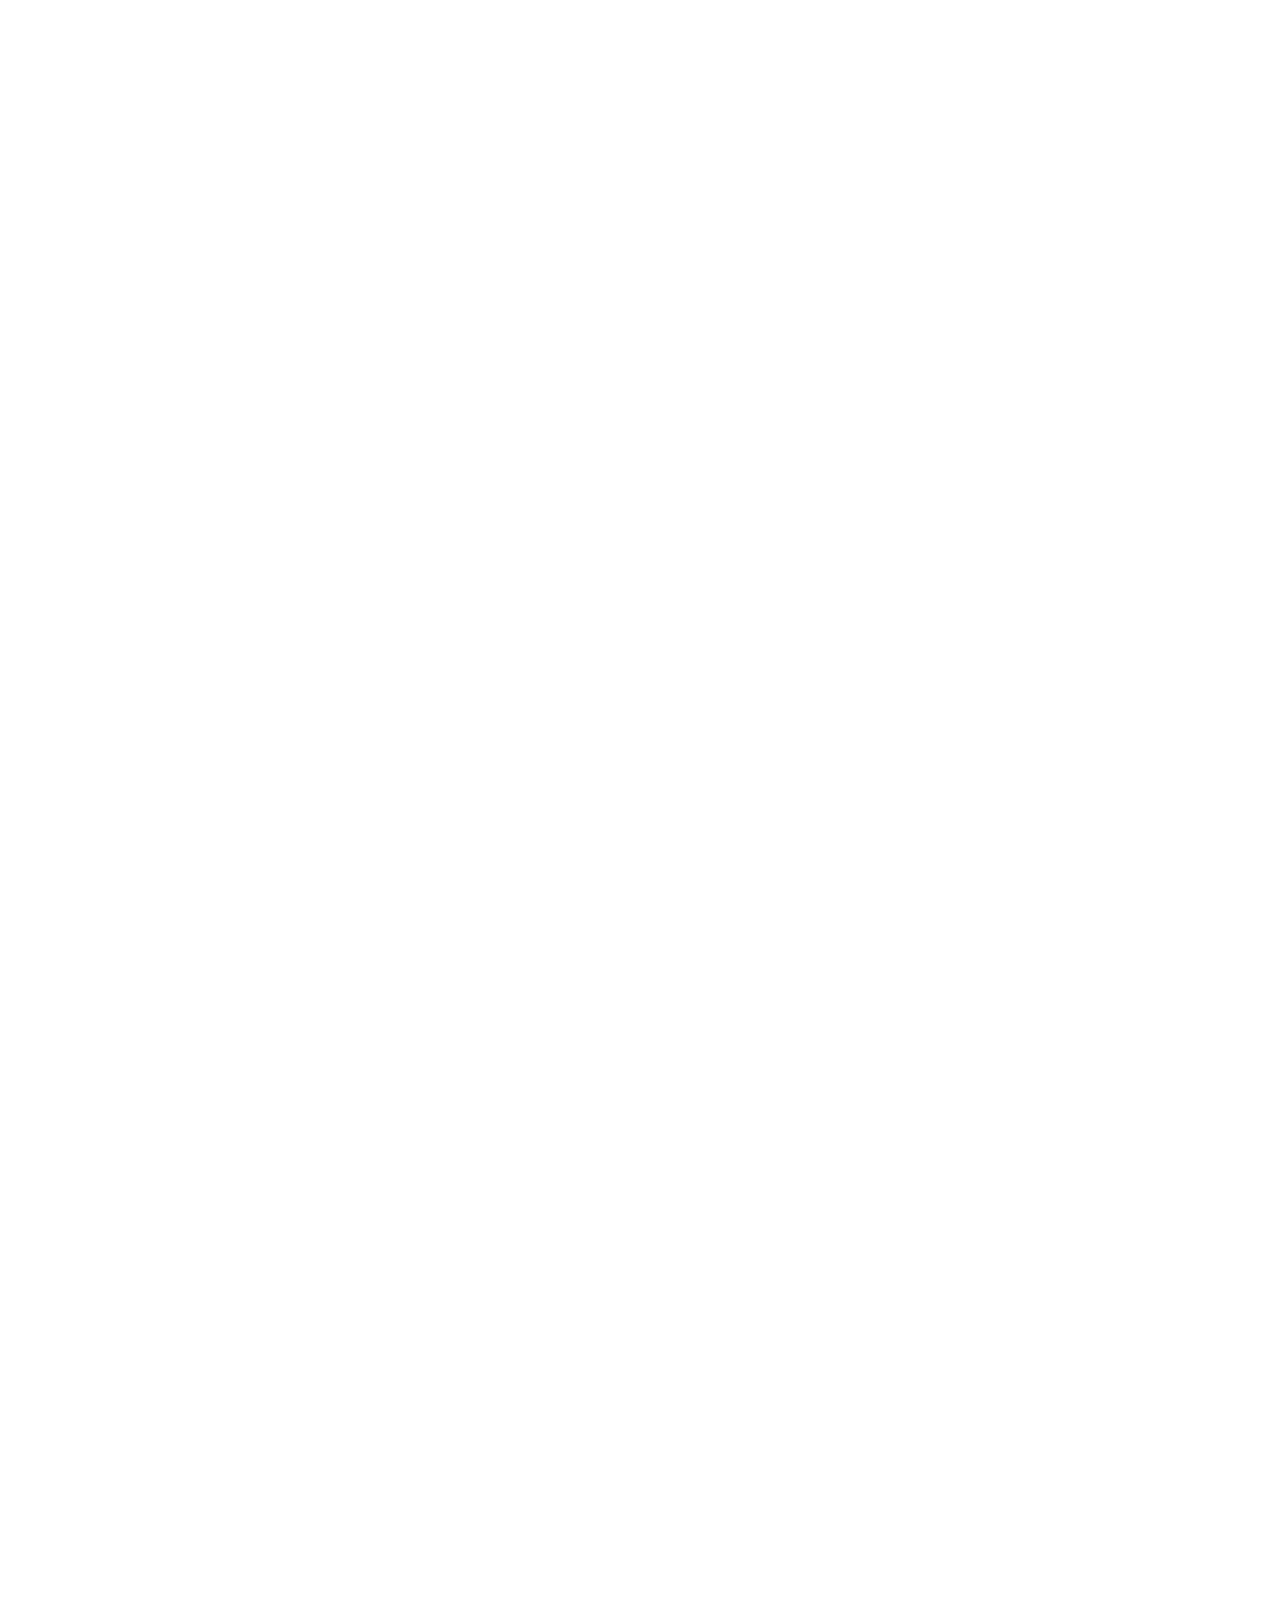
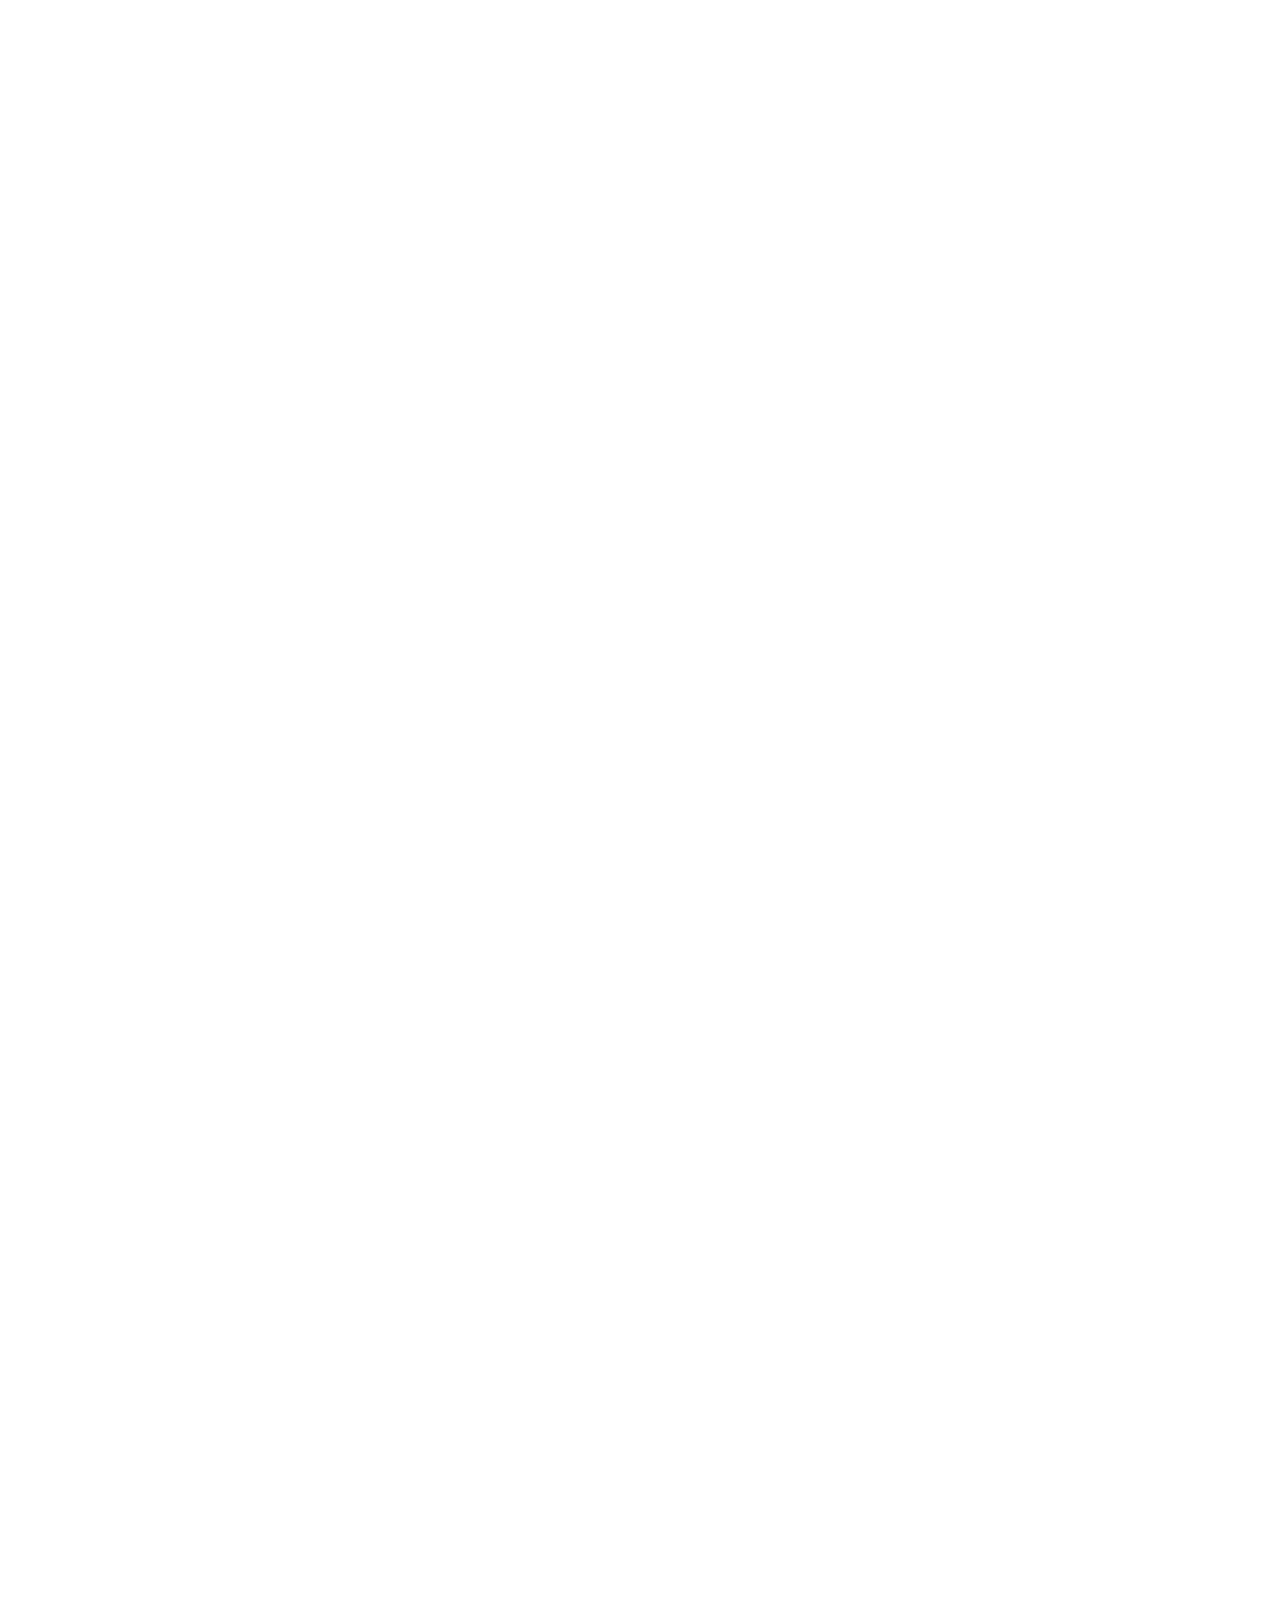
<file: github.html>
<!DOCTYPE html>
<html lang="pt-br">
<head>
    <meta charset="UTF-8">
    <meta name="viewport" content="width=device-width, initial-scale=1.0">
    <title>Facebook</title>
    
    <link rel="stylesheet" href="social.css">
</head>
<body>
    <img src="Imagens/github.jpg" >
    <a href="https://github.com/KugikiBF" target="_blank">Acesse</a>
</body>
</html>
</file>
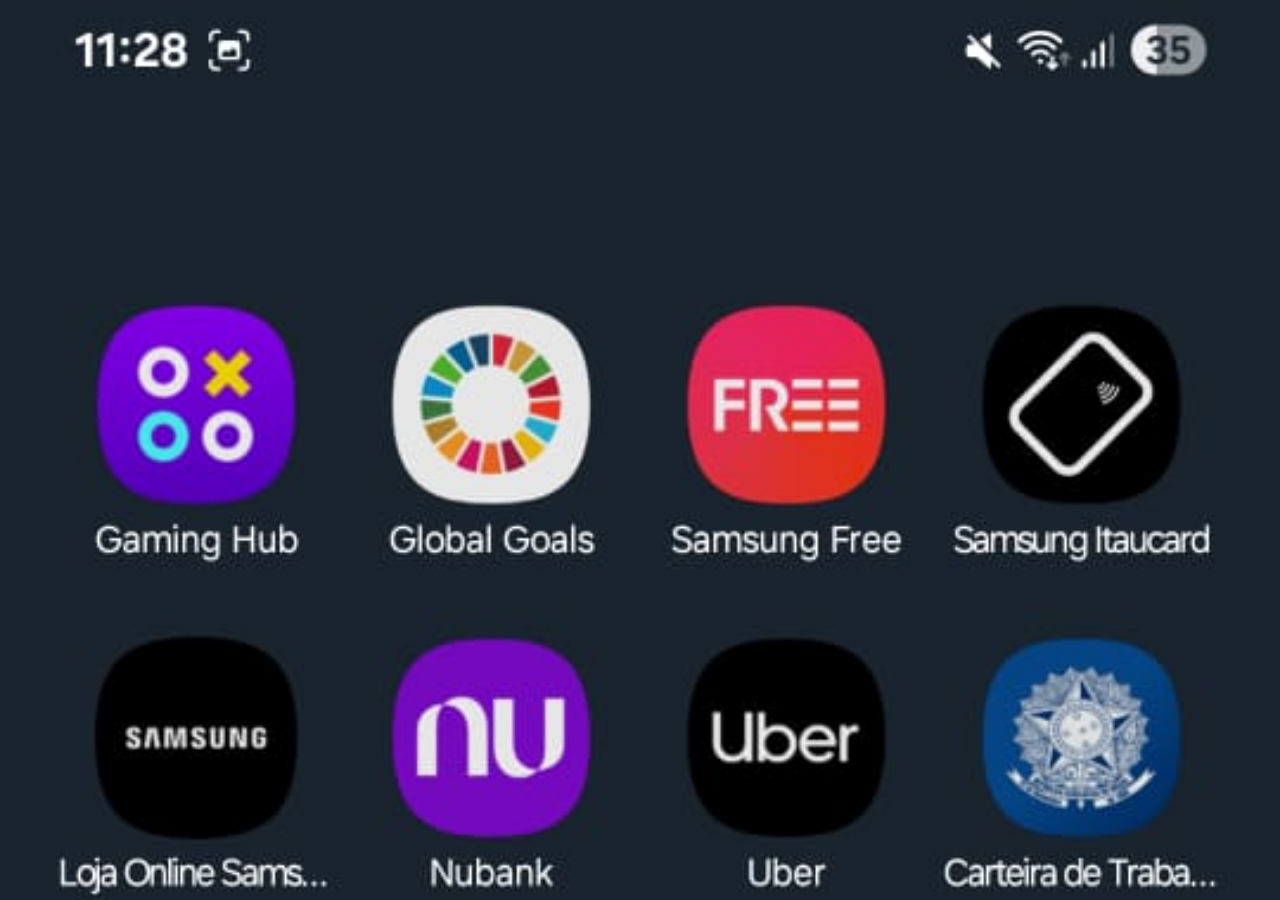
<file: home001.html>
<!DOCTYPE html>
<html lang="pt-br">
<head>
    <meta charset="UTF-8">
    <meta name="viewport" content="width=device-width, initial-scale=1.0">
    <title>home01</title>
    <style>
        *{
        margin: 0px;
        padding: 0px;
    }
    body{
        width: 100vw;
        height: 100vh;
        background-image: url(Imagens/home01.jpeg);
        background-size: cover;
    }
    body:hover{
        background-image: url(Imagens/home02.jpeg);
        transition: 0.6s;
    }
    </style>
</head>
<body>
</body>
</html>
</file>
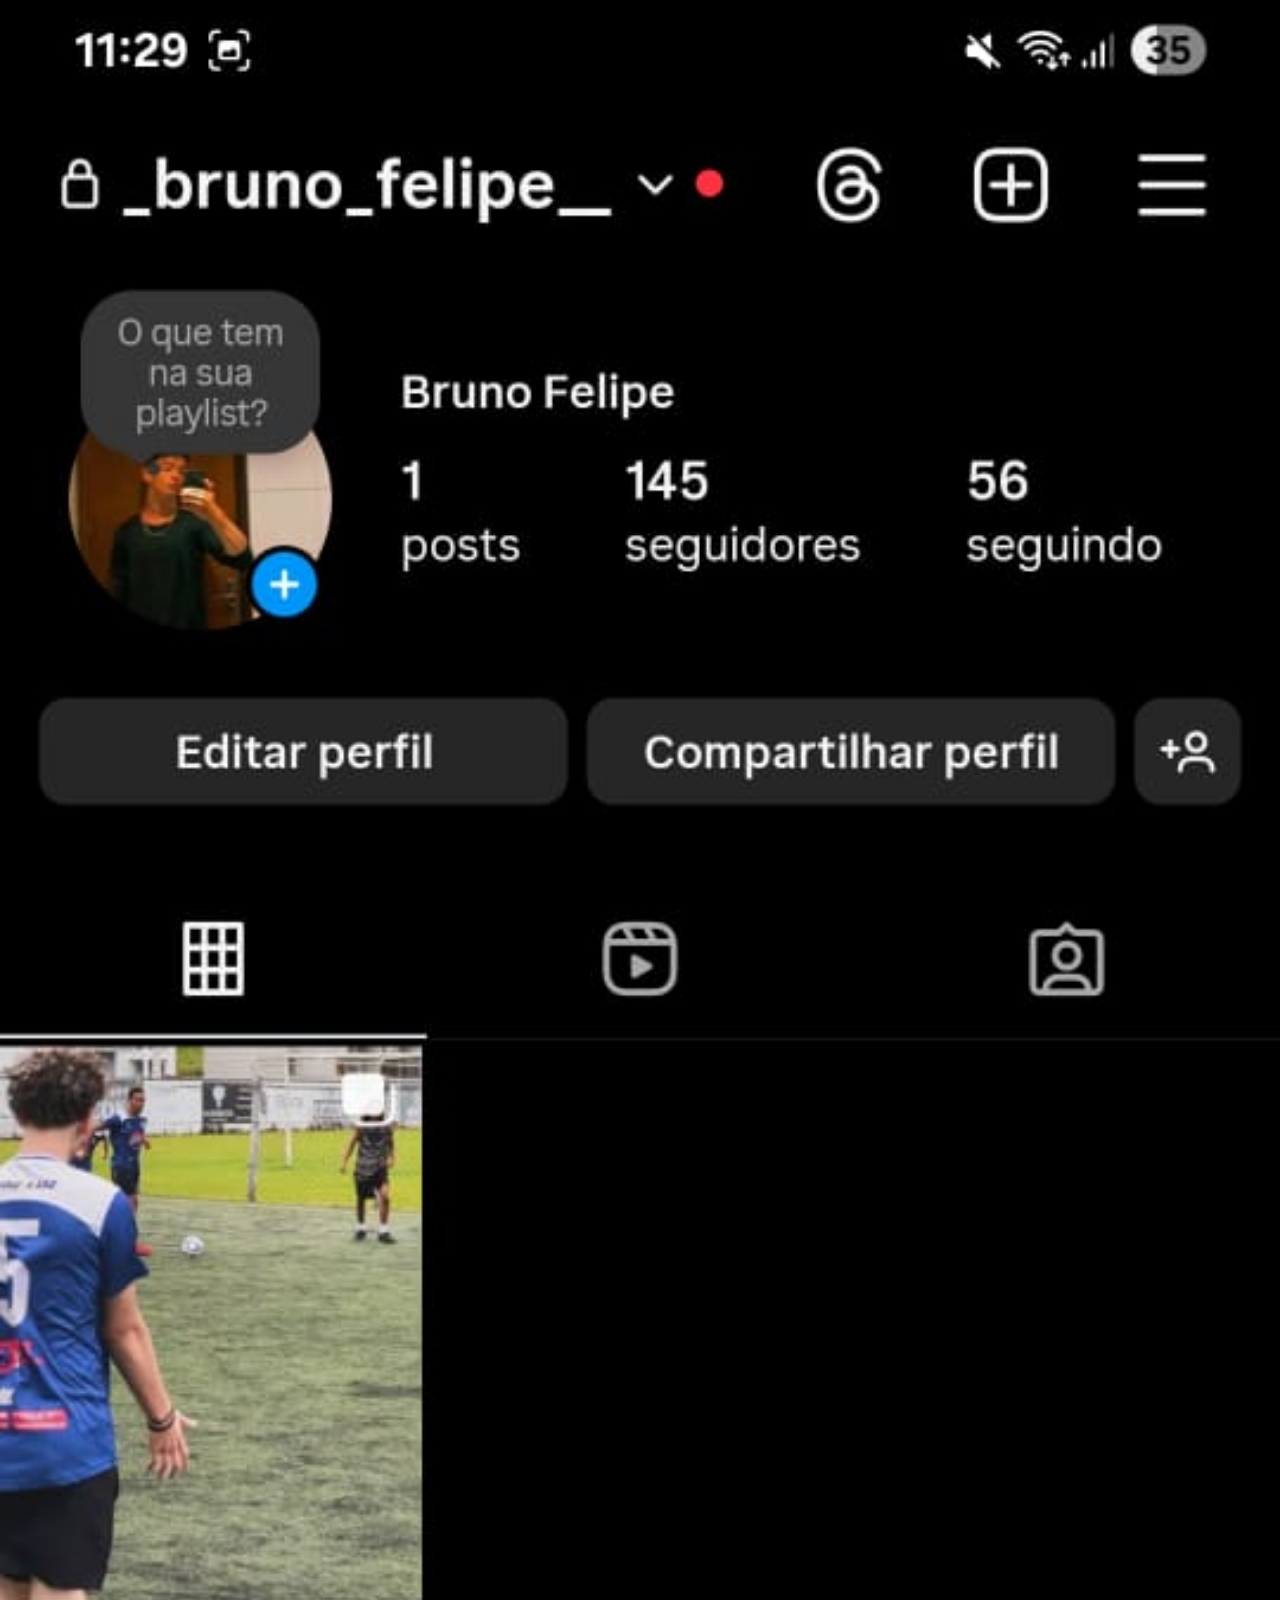
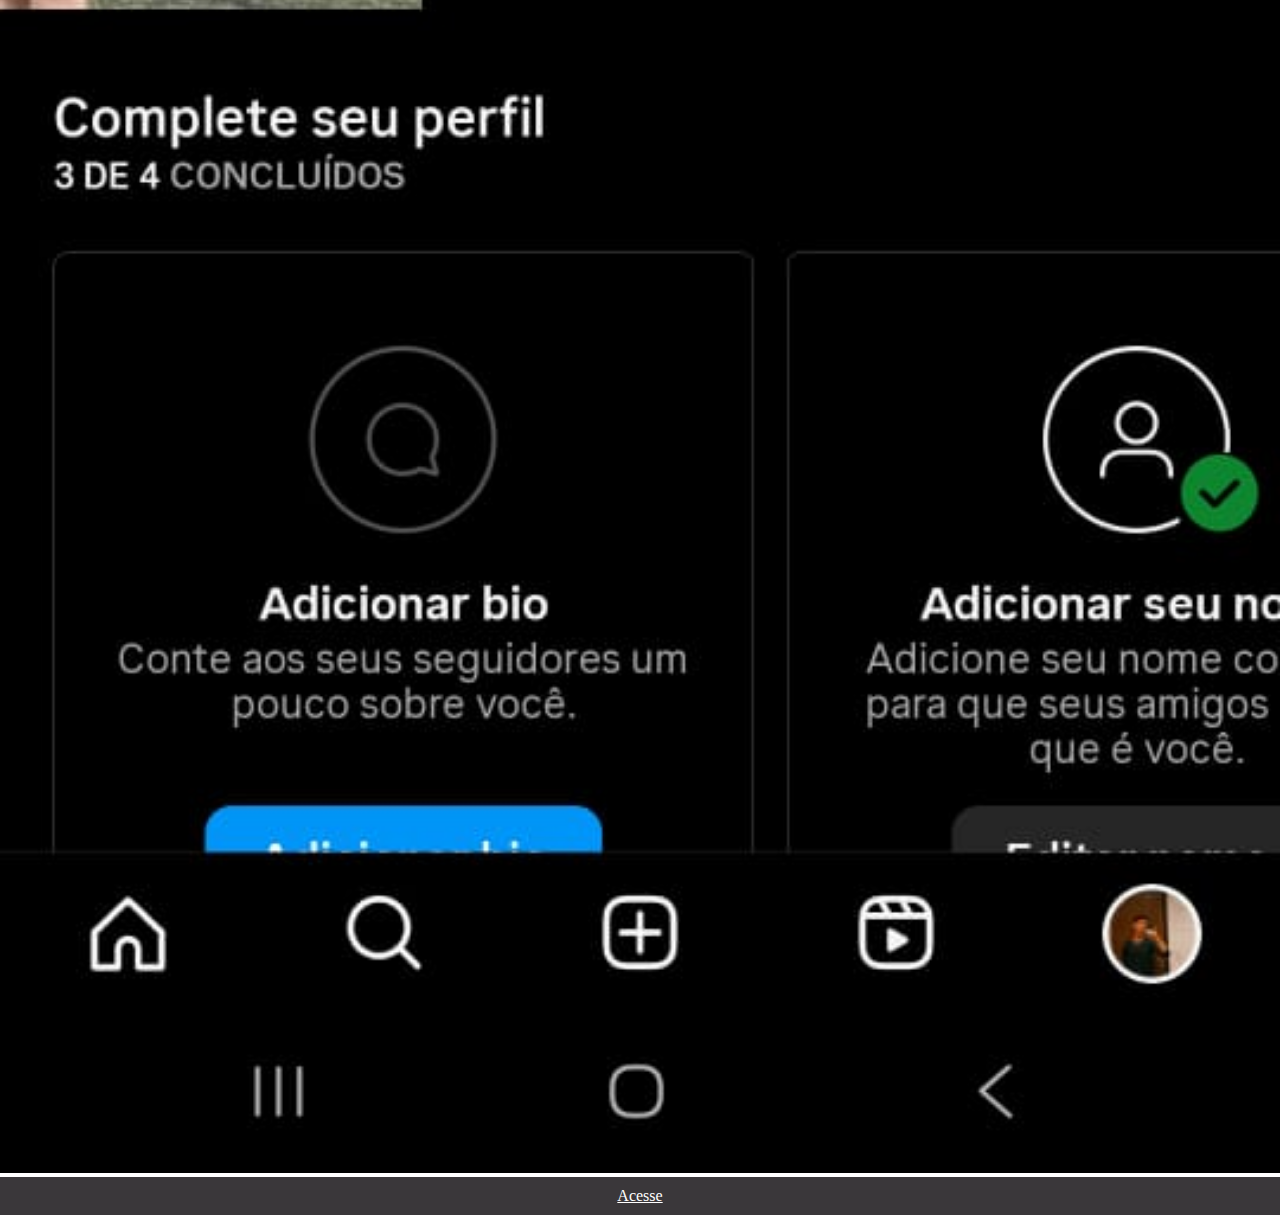
<file: instagram.html>
<!DOCTYPE html>
<html lang="pt-br">
<head>
    <meta charset="UTF-8">
    <meta name="viewport" content="width=device-width, initial-scale=1.0">
    <title>Facebook</title>
    
    <link rel="stylesheet" href="social.css">
</head>
<body>
    <img src="Imagens/instagram.jpeg" >
    <a href="https://www.instagram.com/_bruno_felipe__/" target="_blank">Acesse</a>
</body>
</html>
</file>
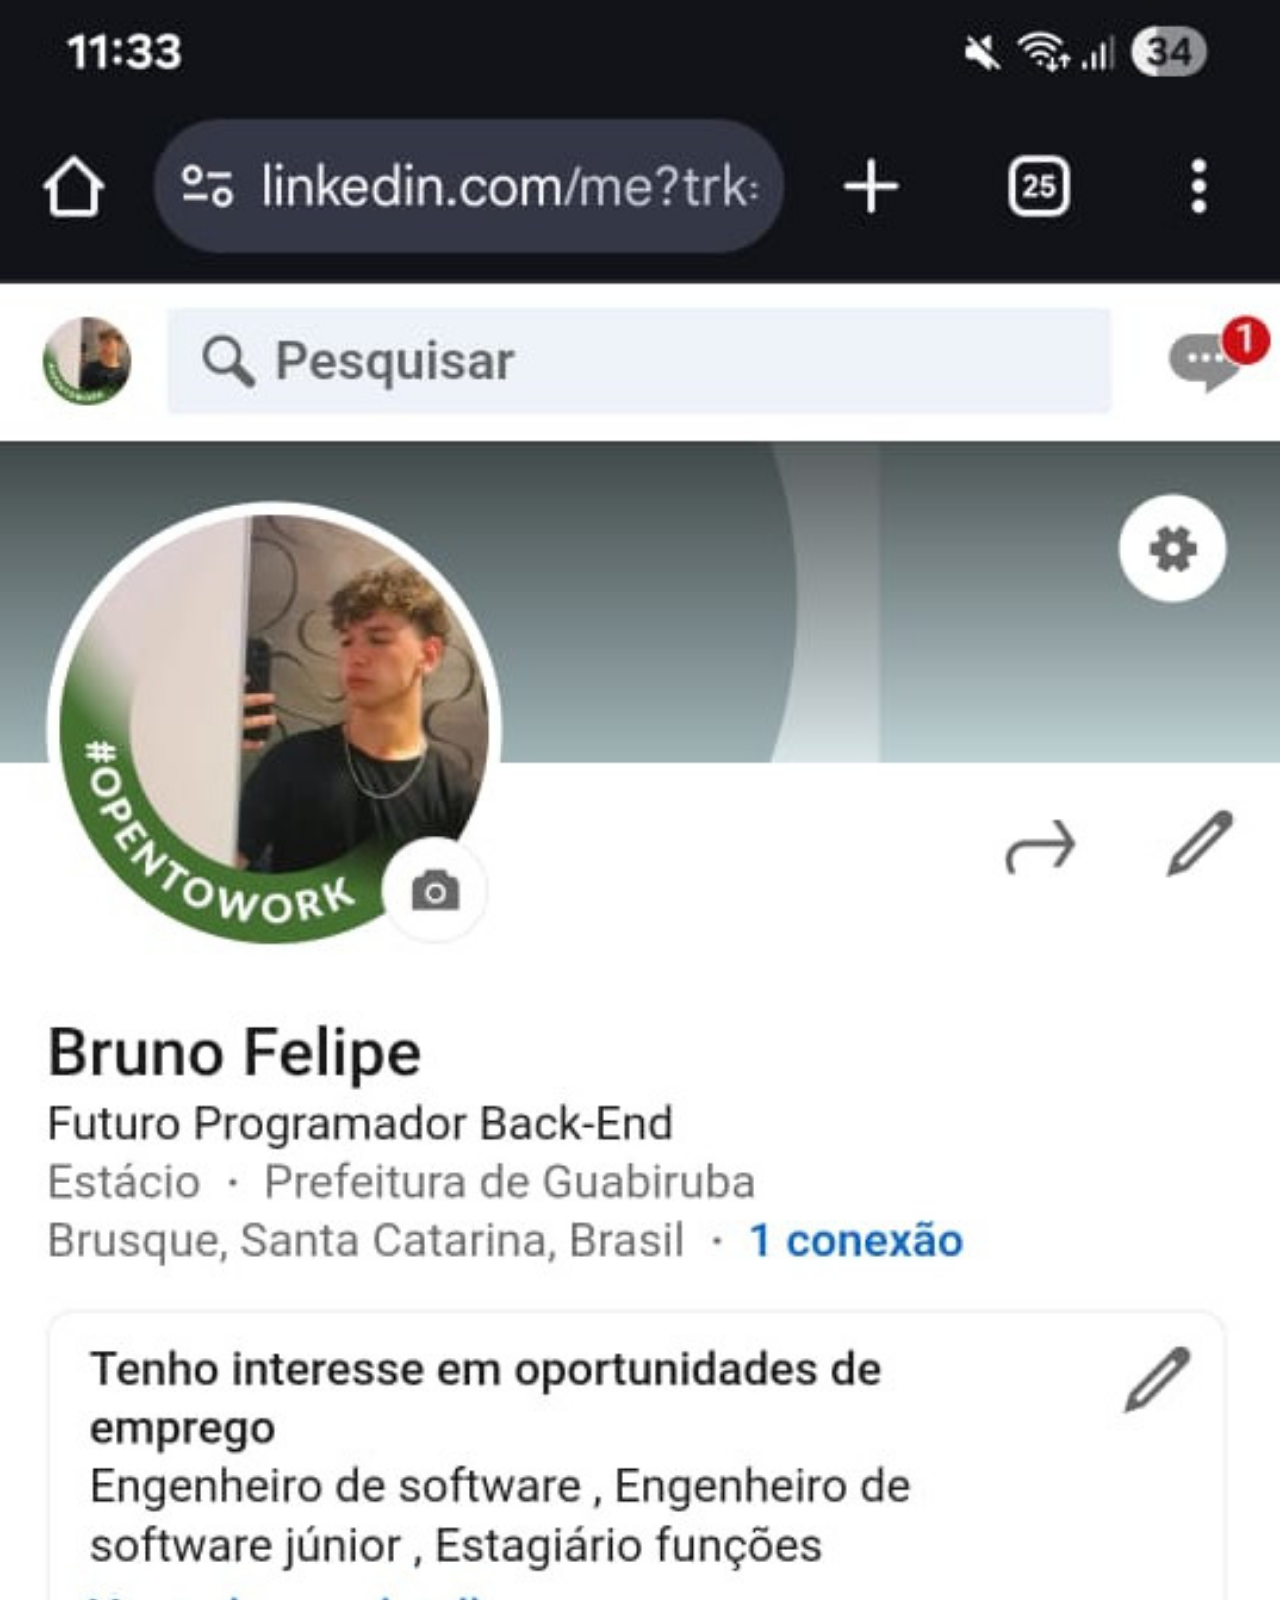
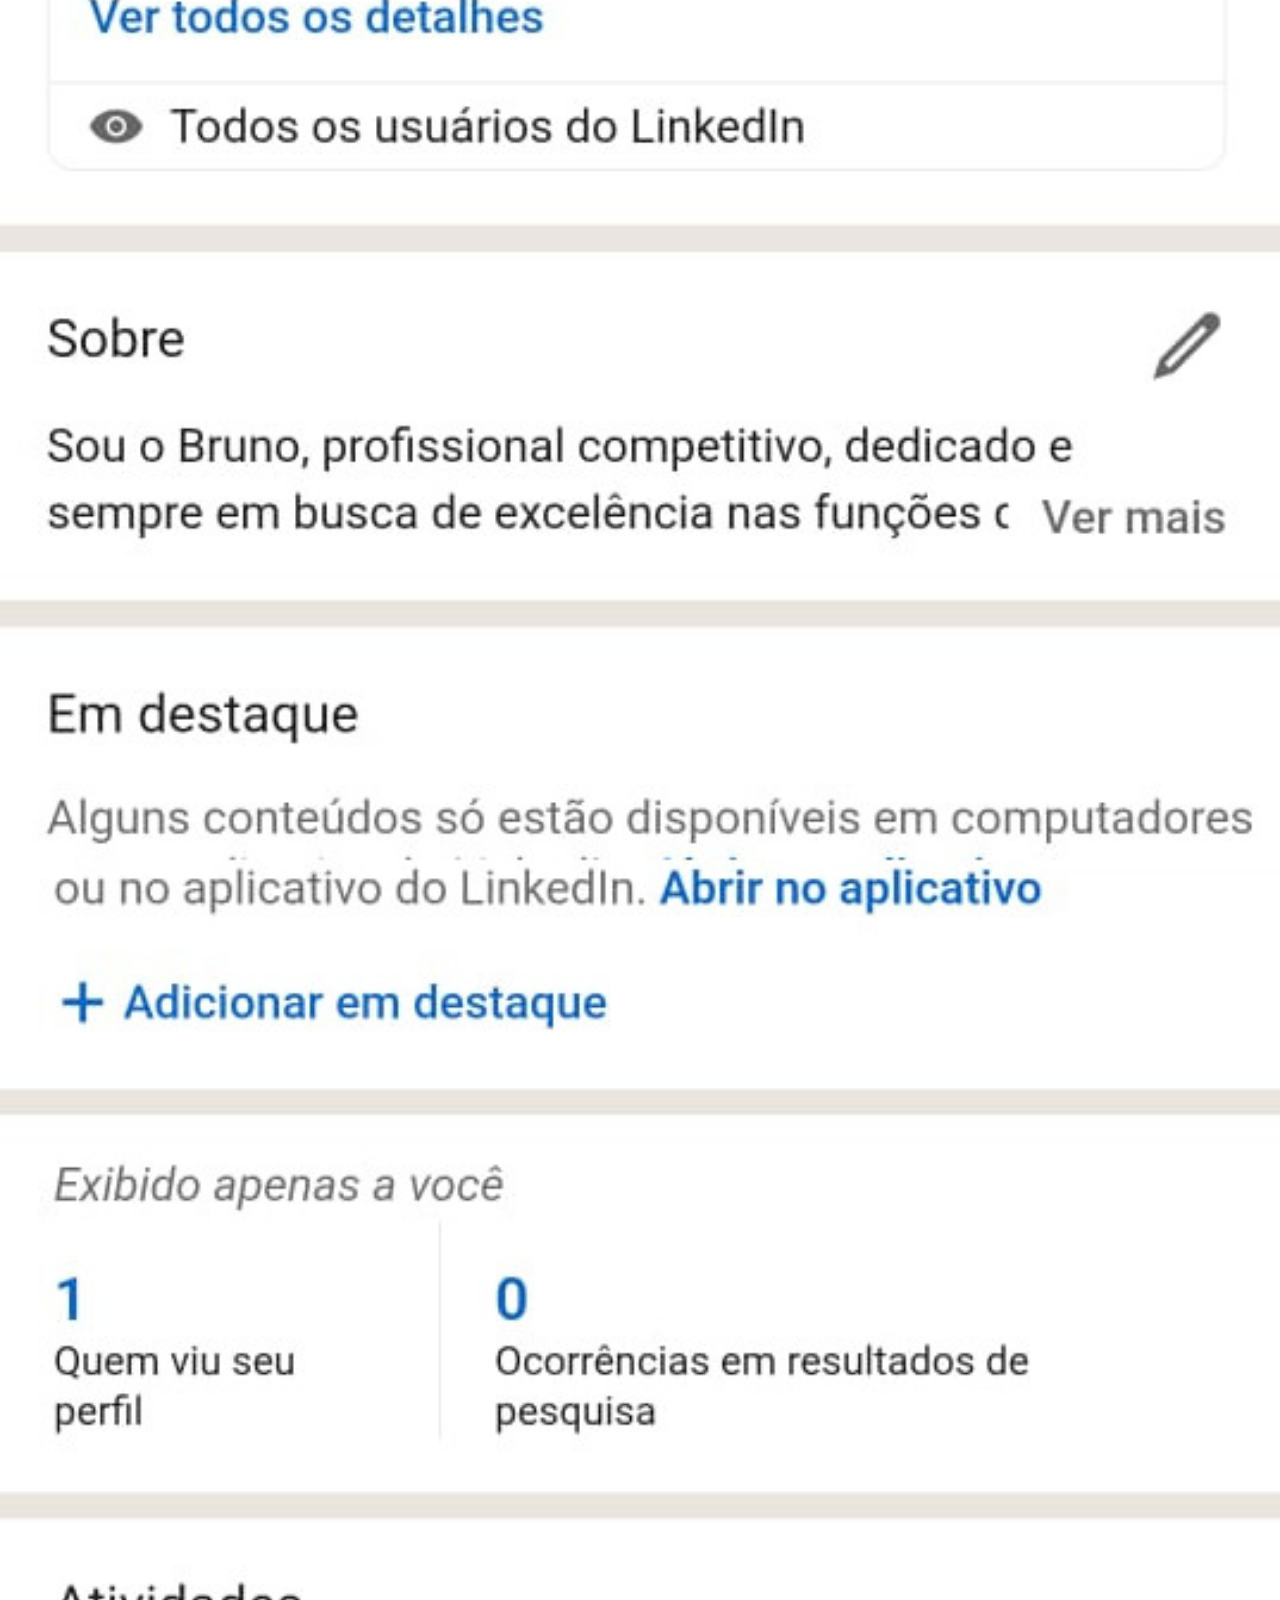
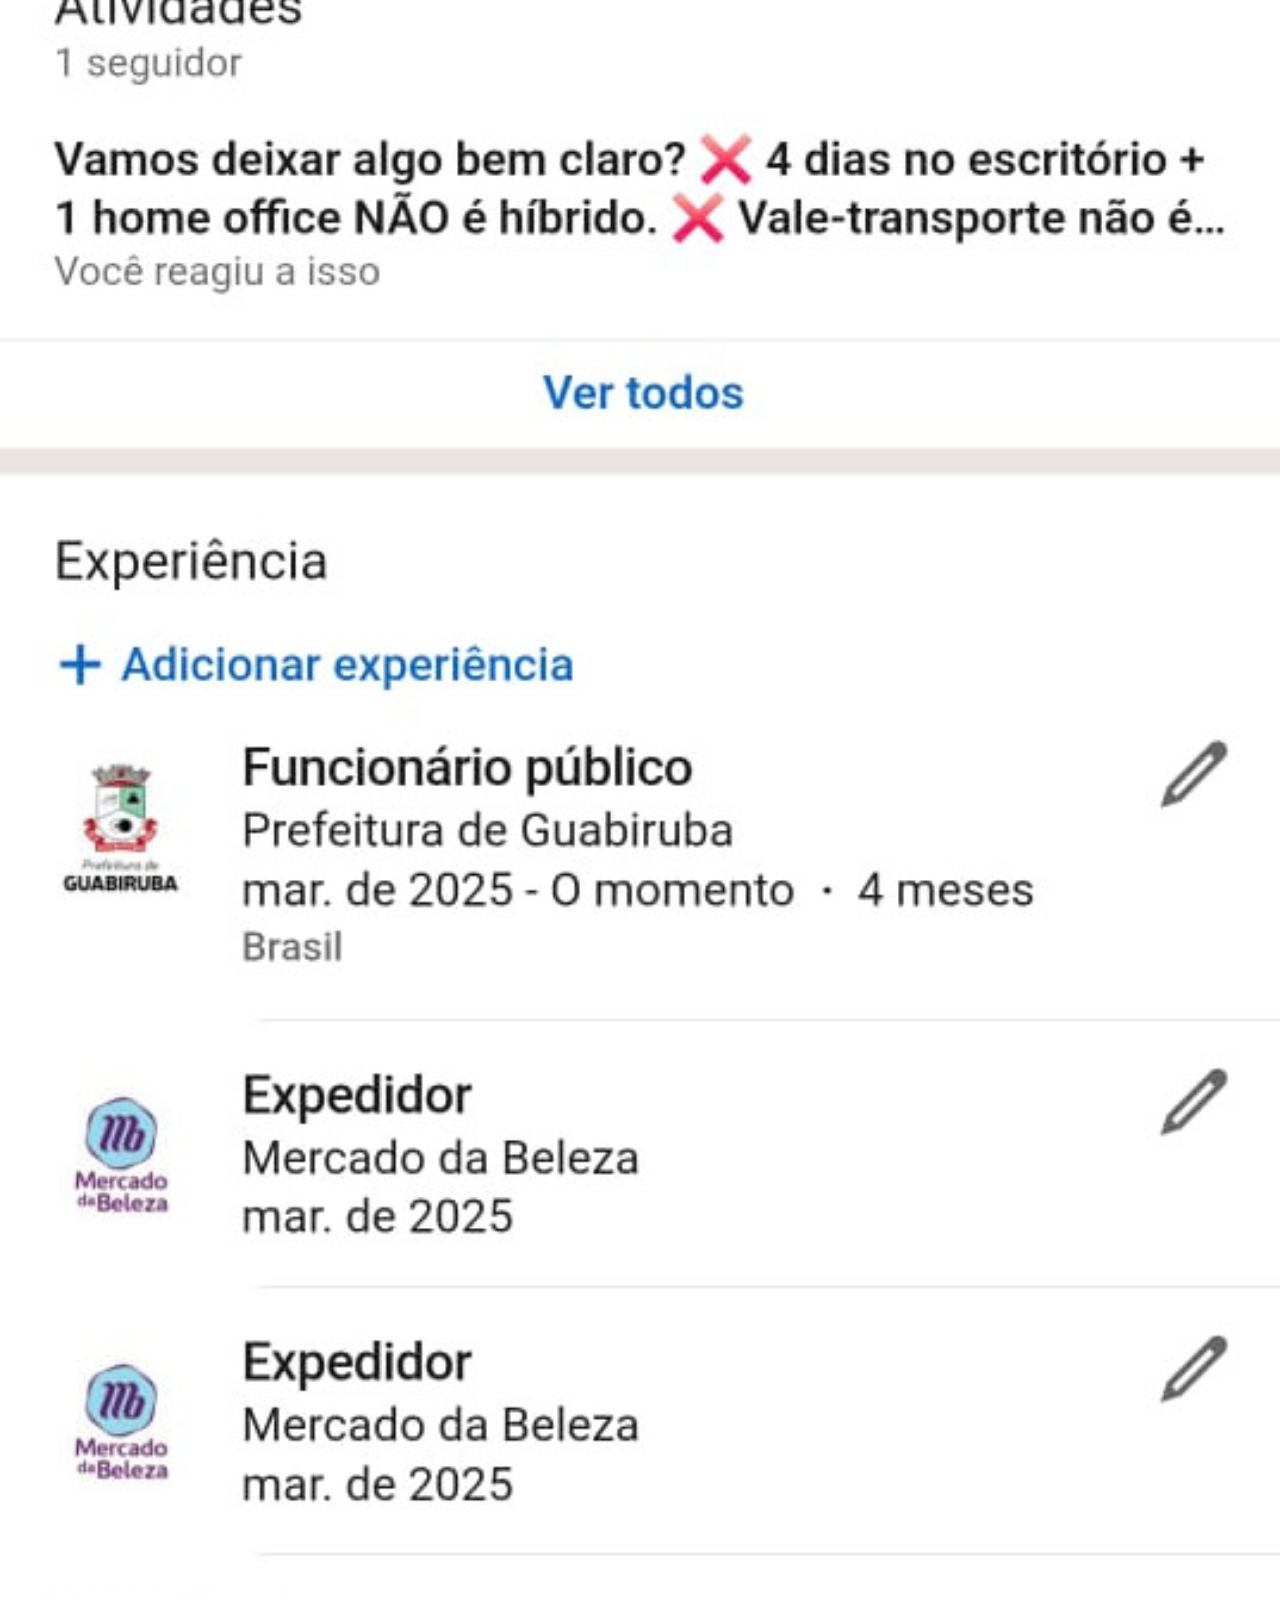
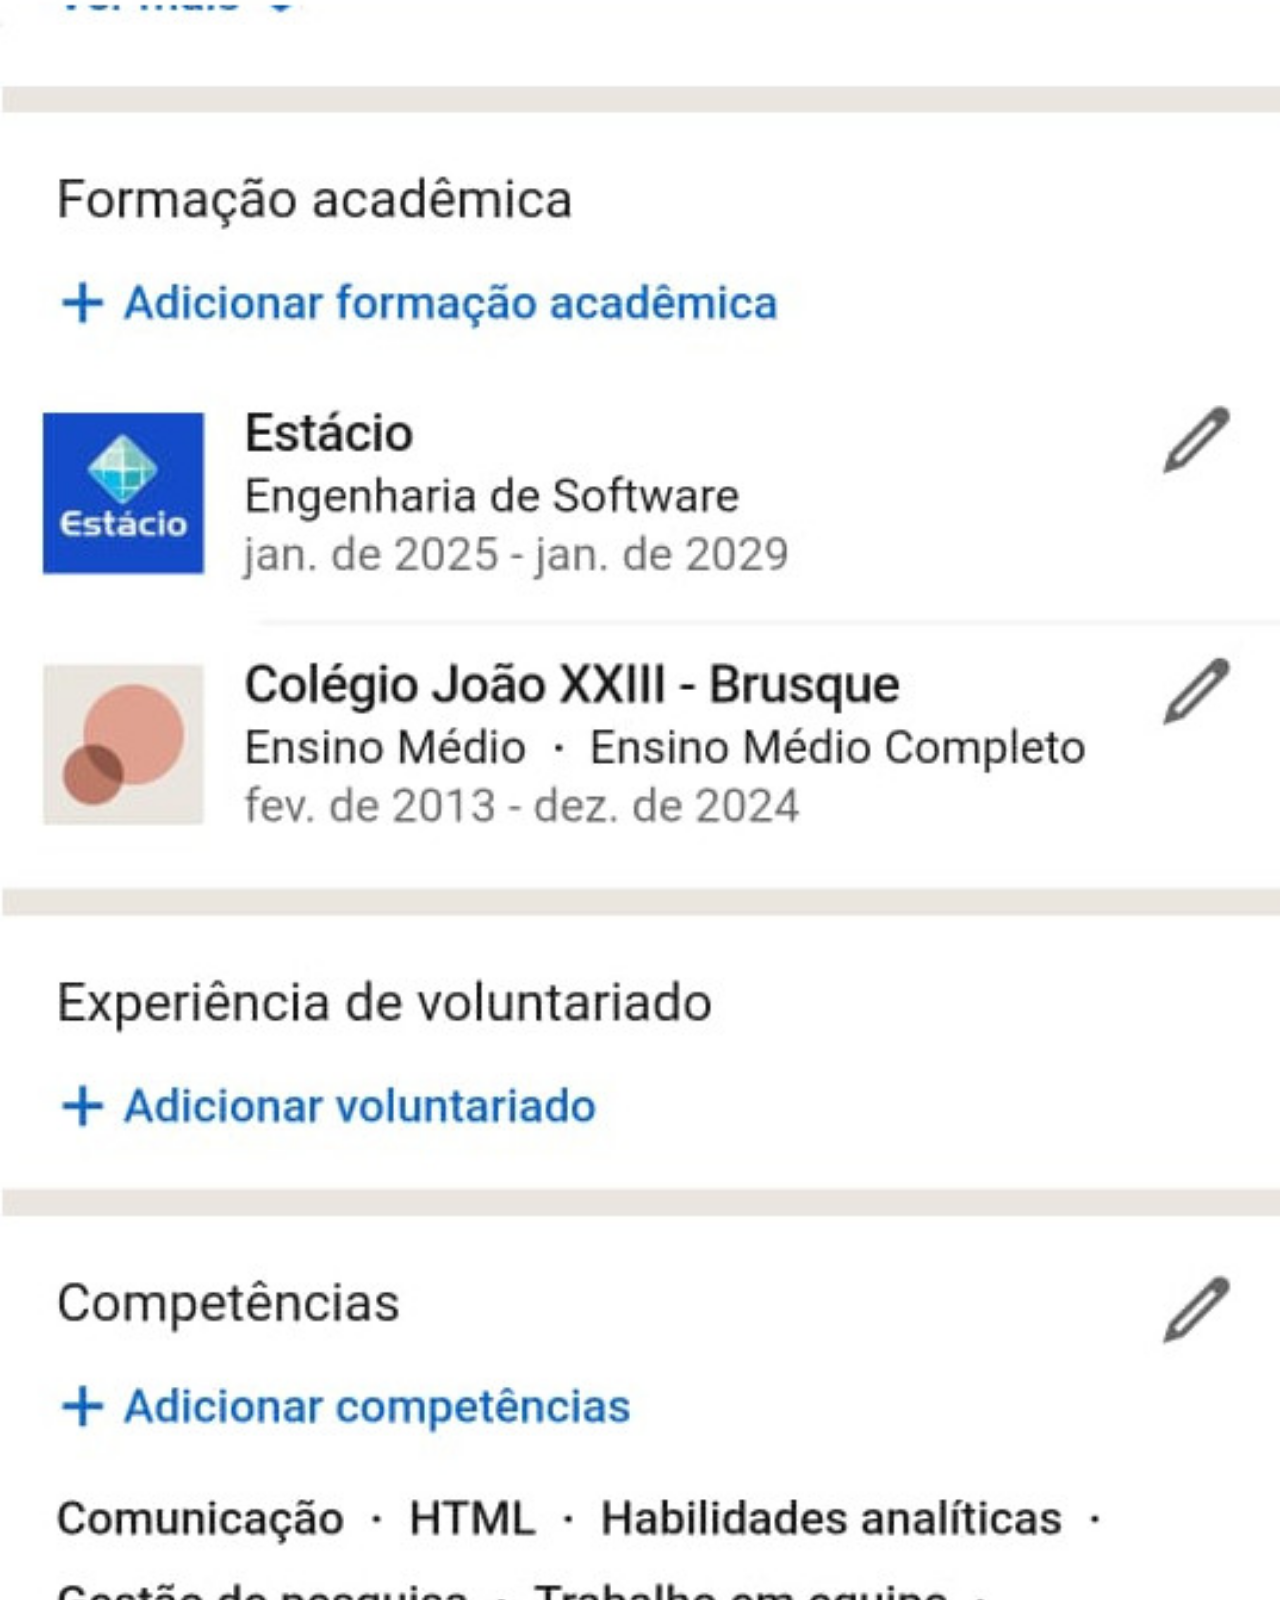
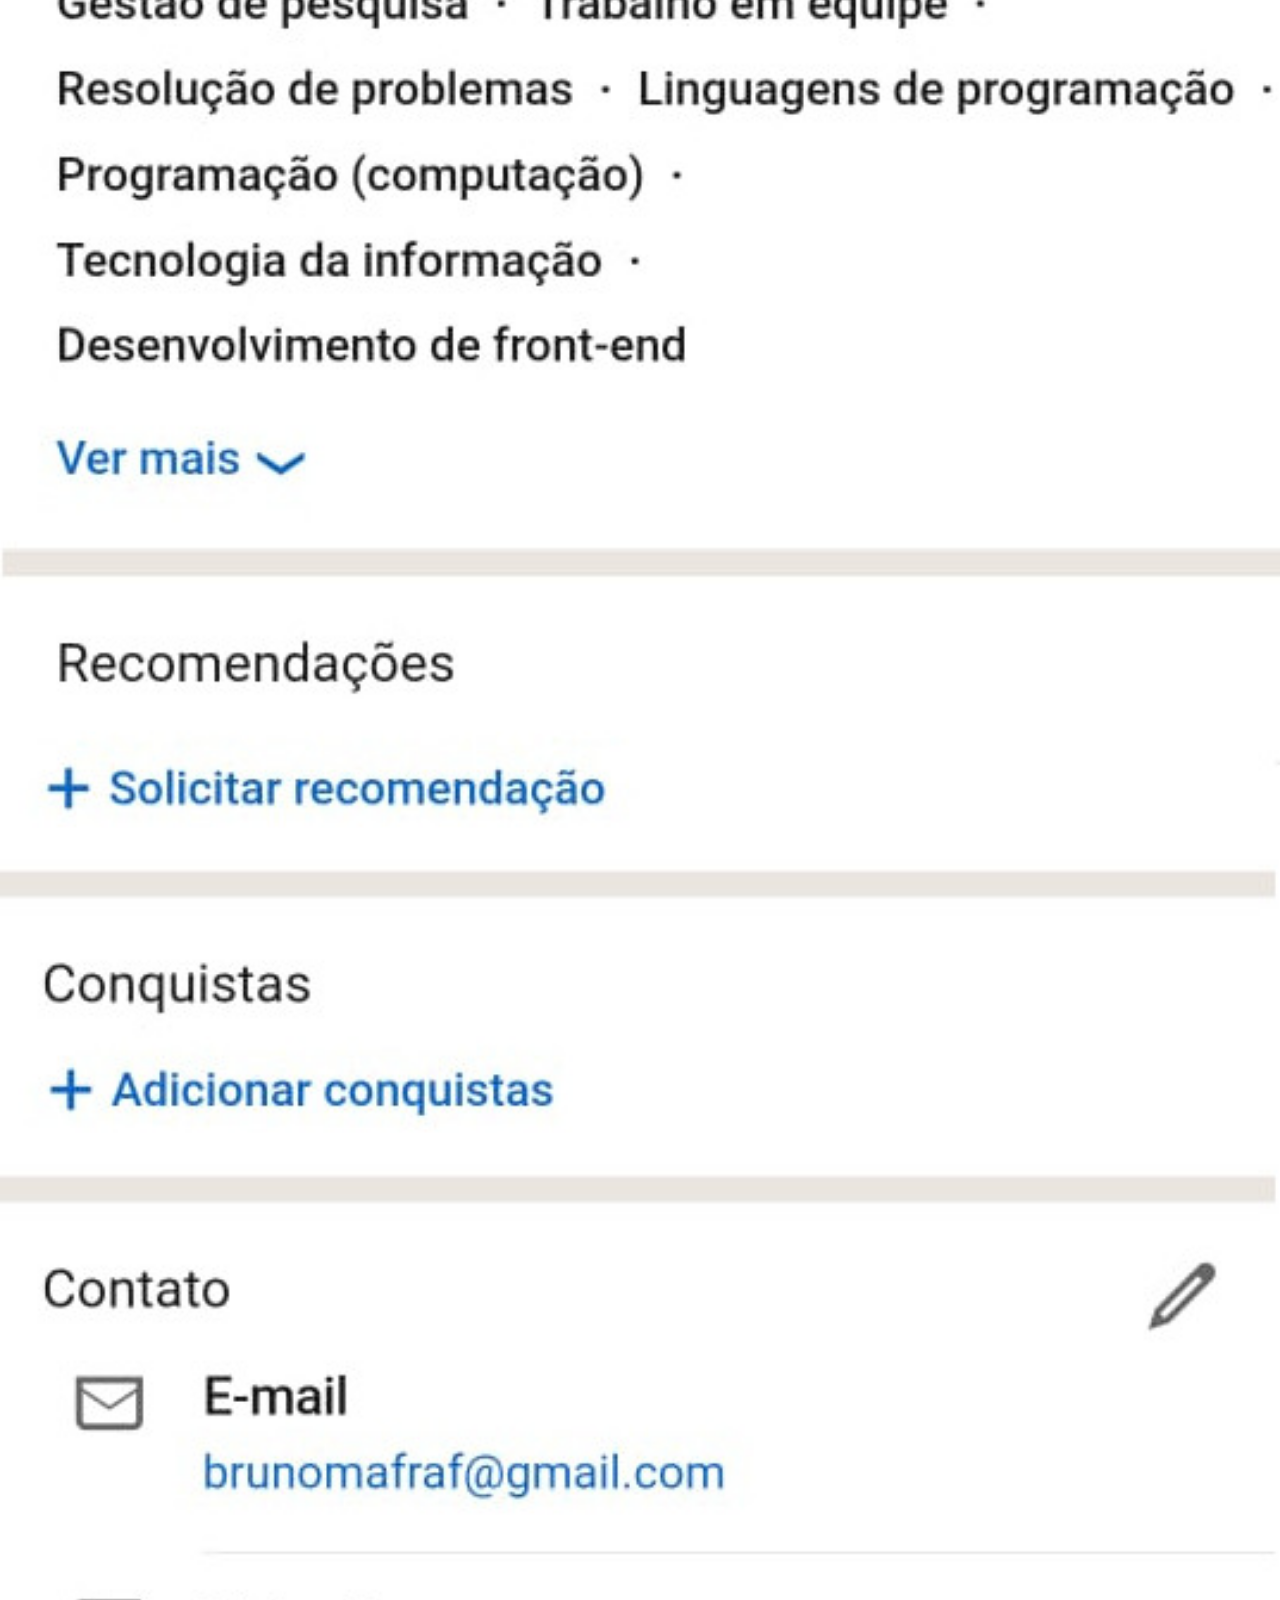
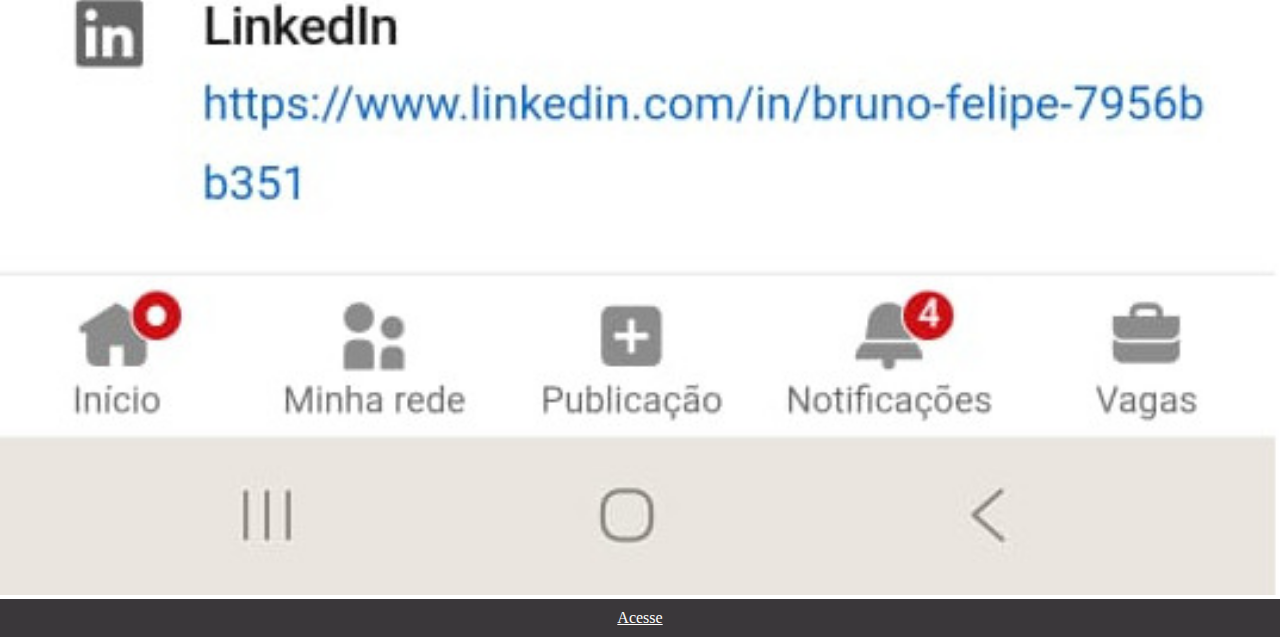
<file: linkedin.html>
<!DOCTYPE html>
<html lang="pt-br">
<head>
    <meta charset="UTF-8">
    <meta name="viewport" content="width=device-width, initial-scale=1.0">
    <title>Facebook</title>
    
    <link rel="stylesheet" href="social.css">
</head>
<body>
    <img src="Imagens/linkedin.jpg" >
    <a href="https://www.linkedin.com/feed/" target="_blank">Acesse</a>
</body>
</html>
</file>
<file: principal.css>
@charset "UTF-8";
*{
    padding: 0px;
    margin: 0px;
}
body, html{
    background-image: url(Imagens/madeira03.jpg);
    background-color: darkcyan;
    background-position: center;
    background-repeat: no-repeat;
    background-size: cover;
    background-attachment: fixed;
}
#celular{
    position: absolute;
    width: 270px;
    height: 490px;
    top: 50%;
    left: 50%;
    transform:translate(-50%, -50%);
}
#celular img{
    position: absolute;
    height: 627px;
    width: 311px;
    top: 50%;
    left: 50%;
    transform: translate(-50%, -50%);
}
iframe{
    position: relative;
    top: 11px;
    left: 1px;
    width: 268px;
    height: 473px;
    border: 0px;
    border-radius: 4px;
}

#sociais img{
    position: relative;
    border-radius: 50%;
    width: 50px;
    margin: 15px;
    box-shadow: 3px 3px 3px rgba(0, 0, 0, 0.774);
    text-align: center;
    
}

#sociais img:hover{
    border: 2px solid white;
    transform: translate(-4px, -4px);
    transition: transform 0.5s;
    box-shadow: 15px 15px 15px rgba(0, 0, 0, 0.733);
}
#sociais{
    text-align: right;
}
</file>
<file: social.css>
@charset "UTF-8";
*{
    padding: 0px;
    margin: 0px;
}

::-webkit-scrollbar{
    display: none;
}

img{
    width: 100vw;
    background-size: cover;
}
a{
    display: block;
    padding-top: 10px;
    padding-bottom: 10px;
    background-color: rgb(58, 55, 58);
    color: white;
    width: 100%;
    text-align: center;
}
</file>
